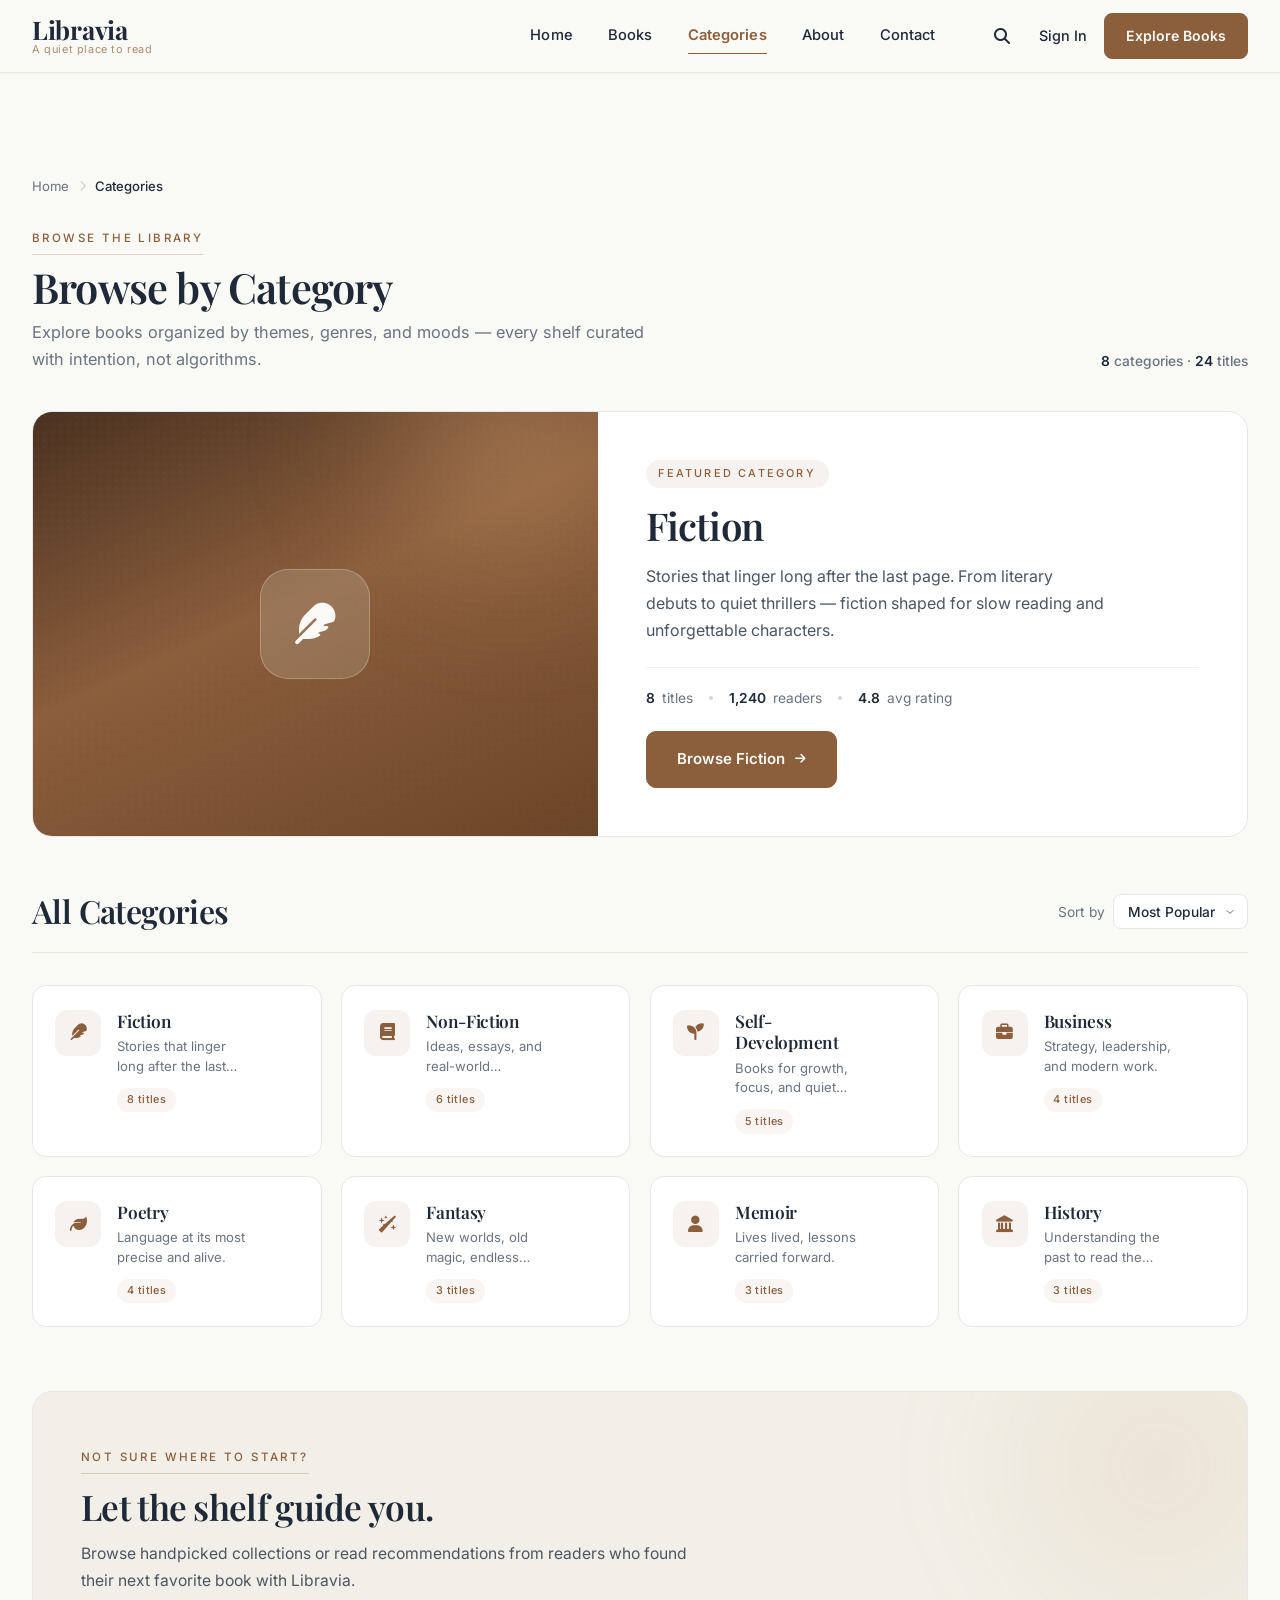
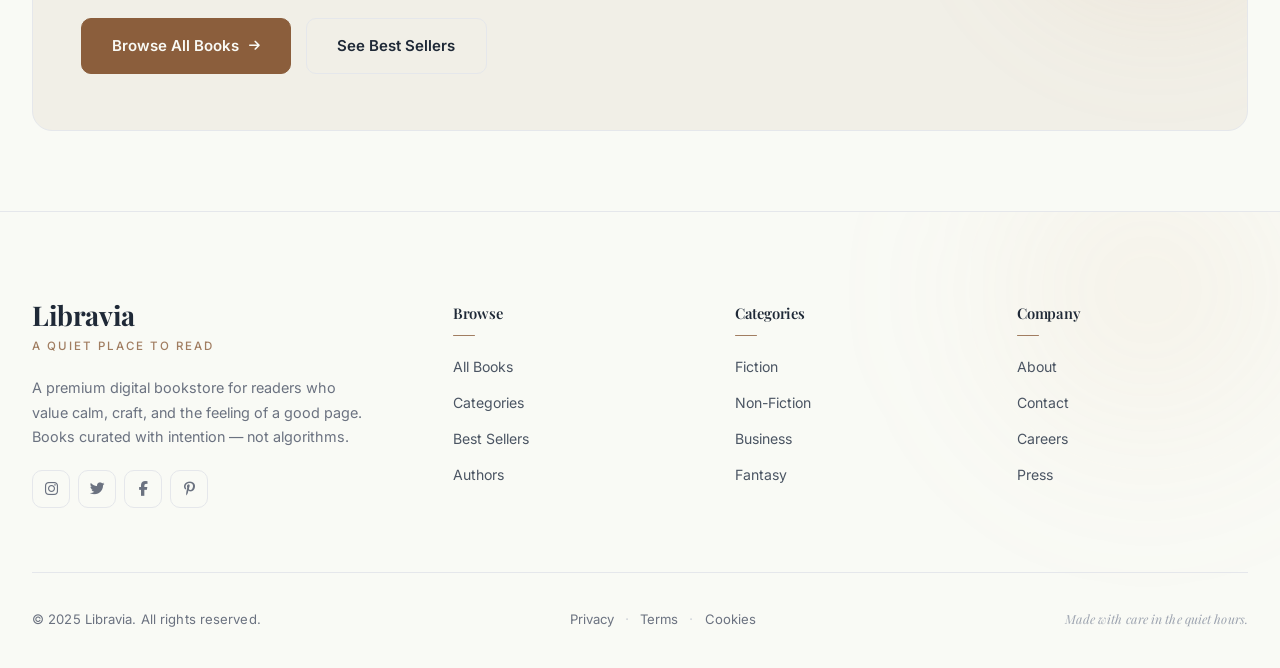
<file: categories.html>
<!DOCTYPE html>
<html lang="en">
<head>
  <meta charset="UTF-8">
  <meta name="viewport" content="width=device-width, initial-scale=1.0">
  <title>Categories — Libravia</title>
  <meta name="description" content="Browse Libravia books by category — fiction, non-fiction, business, fantasy, history, poetry, and more.">

  <link rel="preconnect" href="https://fonts.googleapis.com">
  <link rel="preconnect" href="https://fonts.gstatic.com" crossorigin>
  <link href="https://fonts.googleapis.com/css2?family=Inter:opsz,wght@14..32,400;14..32,500;14..32,600;14..32,700&family=Playfair+Display:ital,wght@0,400;0,500;0,600;0,700;1,500&display=swap" rel="stylesheet">
  <link rel="stylesheet" href="https://cdnjs.cloudflare.com/ajax/libs/font-awesome/6.5.1/css/all.min.css">

  <link rel="stylesheet" href="assets/css/main.css">
  <link rel="stylesheet" href="assets/css/categories.css">
</head>
<body>


<!-- ============================================================
     NAVBAR
     ============================================================ -->
<header id="bk_navbar" class="bk_navbar">
  <div class="bk_navbar_inner">

    <!-- LEFT: Brand -->
    <a href="index.php" class="bk_brand">
      <span class="bk_logo">Libravia</span>
      <span class="bk_tagline">A quiet place to read</span>
    </a>

    <!-- CENTER: Navigation -->
    <nav class="bk_nav" id="bk_nav">
      <a href="index.html" class="bk_nav_item bk_active">Home</a>
      <a href="books.html" class="bk_nav_item">Books</a>
      <a href="categories.html" class="bk_nav_item">Categories</a>
      <a href="about.html" class="bk_nav_item">About</a>
      <a href="contact.html" class="bk_nav_item">Contact</a>
    </nav>

    <!-- RIGHT: Actions -->
    <div class="bk_actions">
      <button class="bk_search_icon" aria-label="Search books" id="bk_search_btn">
        <i class="fa-solid fa-magnifying-glass"></i>
      </button>

      <a href="login.html" class="bk_signin">Sign In</a>

      <a href="books.html" class="bk_nav_cta">Explore Books</a>

      <button class="bk_hamburger" id="bk_hamburger" aria-label="Open menu" aria-expanded="false">
        <span class="bk_bar"></span>
        <span class="bk_bar"></span>
        <span class="bk_bar"></span>
      </button>
    </div>

  </div>

  <!-- MOBILE MENU -->
  <div class="bk_mobile_panel" id="bk_mobile_panel">
    <div class="bk_mobile_inner">
      <a href="index.html" class="bk_nav_item bk_active">Home</a>
      <a href="books.html" class="bk_nav_item">Books</a>
      <a href="categories.html" class="bk_nav_item">Categories</a>
      <a href="about.html" class="bk_nav_item">About</a>
      <a href="contact.html" class="bk_nav_item">Contact</a>

      <div class="bk_mobile_actions">
        <a href="login.html" class="bk_mobile_signin">Sign In</a>
        <a href="books.html" class="bk_nav_cta bk_mobile_cta">Explore Books</a>
      </div>
    </div>
  </div>

  <!-- SEARCH PANEL -->
  <div class="bk_search_panel" id="bk_search_panel">
    <div class="bk_search_inner">
      <i class="fa-solid fa-magnifying-glass"></i>
      <input
        type="text"
        class="bk_search_input"
        placeholder="Search by title, author, or ISBN…"
        aria-label="Search books"
      >
      <button class="bk_search_close" id="bk_search_close" aria-label="Close search">
        <i class="fa-solid fa-xmark"></i>
      </button>
    </div>
  </div>
</header>


  <!-- ============================================================
       MAIN CONTENT
       ============================================================ -->
  <main role="main">

    <!-- Breadcrumb -->
    <nav class="bk_breadcrumb" aria-label="Breadcrumb">
      <a href="index.html" class="bk_breadcrumb_link">Home</a>
      <span class="bk_breadcrumb_sep" aria-hidden="true">
        <i class="fa-solid fa-chevron-right"></i>
      </span>
      <span class="bk_breadcrumb_current" aria-current="page">Categories</span>
    </nav>

    <!-- Page header -->
    <div class="bk_cat_header">
      <div class="bk_cat_header_left">
        <span class="bk_cat_label">Browse the Library</span>
        <h1 class="bk_cat_title">Browse by Category</h1>
        <p class="bk_cat_subtitle">
          Explore books organized by themes, genres, and moods — every shelf
          curated with intention, not algorithms.
        </p>
      </div>
      <div class="bk_cat_count">
        <strong>8</strong> categories · <strong>24</strong> titles
      </div>
    </div>

    <!-- ===== FEATURED CATEGORY (large) ===== -->
    <section class="bk_cat_featured_wrap" aria-label="Featured category">

      <article class="bk_cat_featured">
        <div class="bk_cat_featured_visual">
          <div class="bk_cat_featured_bg"></div>
          <span class="bk_cat_featured_icon" aria-hidden="true">
            <i class="fa-solid fa-feather"></i>
          </span>
        </div>

        <div class="bk_cat_featured_content">
          <span class="bk_cat_featured_tag">Featured Category</span>
          <h2 class="bk_cat_featured_title">Fiction</h2>
          <p class="bk_cat_featured_desc">
            Stories that linger long after the last page. From literary
            debuts to quiet thrillers — fiction shaped for slow reading
            and unforgettable characters.
          </p>

          <div class="bk_cat_featured_stats">
            <span class="bk_cat_stat">
              <strong>8</strong> titles
            </span>
            <span class="bk_cat_stat_divider" aria-hidden="true"></span>
            <span class="bk_cat_stat">
              <strong>1,240</strong> readers
            </span>
            <span class="bk_cat_stat_divider" aria-hidden="true"></span>
            <span class="bk_cat_stat">
              <strong>4.8</strong> avg rating
            </span>
          </div>

          <a href="books.html?c=fiction" class="bk_cat_featured_btn">
            <span>Browse Fiction</span>
            <i class="fa-solid fa-arrow-right" aria-hidden="true"></i>
          </a>
        </div>
      </article>

    </section>

    <!-- ===== CATEGORY GRID ===== -->
    <section class="bk_cat_grid_wrap" aria-label="All categories">

      <div class="bk_cat_grid_header">
        <h2 class="bk_cat_grid_title">All Categories</h2>
        <div class="bk_cat_grid_sort">
          <label for="bk_cat_sort" class="bk_cat_grid_sort_label">Sort by</label>
          <select id="bk_cat_sort" class="bk_cat_grid_sort_select">
            <option value="popular">Most Popular</option>
            <option value="az">Title: A → Z</option>
            <option value="za">Title: Z → A</option>
            <option value="count">Most Titles</option>
          </select>
        </div>
      </div>

      <div class="bk_cat_grid" id="bk_cat_grid">

        <!-- Fiction -->
        <a href="books.html?c=fiction" class="bk_cat_card" data-name="fiction" data-count="8" data-popularity="10">
          <span class="bk_cat_card_icon" aria-hidden="true">
            <i class="fa-solid fa-feather"></i>
          </span>
          <div class="bk_cat_card_content">
            <h3 class="bk_cat_card_title">Fiction</h3>
            <p class="bk_cat_card_desc">
              Stories that linger long after the last page.
            </p>
            <span class="bk_cat_card_count">8 titles</span>
          </div>
          <span class="bk_cat_card_arrow" aria-hidden="true">
            <i class="fa-solid fa-arrow-right"></i>
          </span>
        </a>

        <!-- Non-Fiction -->
        <a href="books.html?c=nonfiction" class="bk_cat_card" data-name="non-fiction" data-count="6" data-popularity="9">
          <span class="bk_cat_card_icon" aria-hidden="true">
            <i class="fa-solid fa-book"></i>
          </span>
          <div class="bk_cat_card_content">
            <h3 class="bk_cat_card_title">Non-Fiction</h3>
            <p class="bk_cat_card_desc">
              Ideas, essays, and real-world perspectives.
            </p>
            <span class="bk_cat_card_count">6 titles</span>
          </div>
          <span class="bk_cat_card_arrow" aria-hidden="true">
            <i class="fa-solid fa-arrow-right"></i>
          </span>
        </a>

        <!-- Business -->
        <a href="books.html?c=business" class="bk_cat_card" data-name="business" data-count="4" data-popularity="8">
          <span class="bk_cat_card_icon" aria-hidden="true">
            <i class="fa-solid fa-briefcase"></i>
          </span>
          <div class="bk_cat_card_content">
            <h3 class="bk_cat_card_title">Business</h3>
            <p class="bk_cat_card_desc">
              Strategy, leadership, and modern work.
            </p>
            <span class="bk_cat_card_count">4 titles</span>
          </div>
          <span class="bk_cat_card_arrow" aria-hidden="true">
            <i class="fa-solid fa-arrow-right"></i>
          </span>
        </a>

        <!-- Self-Development -->
        <a href="books.html?c=selfdev" class="bk_cat_card" data-name="self-development" data-count="5" data-popularity="9">
          <span class="bk_cat_card_icon" aria-hidden="true">
            <i class="fa-solid fa-seedling"></i>
          </span>
          <div class="bk_cat_card_content">
            <h3 class="bk_cat_card_title">Self-Development</h3>
            <p class="bk_cat_card_desc">
              Books for growth, focus, and quiet progress.
            </p>
            <span class="bk_cat_card_count">5 titles</span>
          </div>
          <span class="bk_cat_card_arrow" aria-hidden="true">
            <i class="fa-solid fa-arrow-right"></i>
          </span>
        </a>

        <!-- Fantasy -->
        <a href="books.html?c=fantasy" class="bk_cat_card" data-name="fantasy" data-count="3" data-popularity="7">
          <span class="bk_cat_card_icon" aria-hidden="true">
            <i class="fa-solid fa-wand-sparkles"></i>
          </span>
          <div class="bk_cat_card_content">
            <h3 class="bk_cat_card_title">Fantasy</h3>
            <p class="bk_cat_card_desc">
              New worlds, old magic, endless imagination.
            </p>
            <span class="bk_cat_card_count">3 titles</span>
          </div>
          <span class="bk_cat_card_arrow" aria-hidden="true">
            <i class="fa-solid fa-arrow-right"></i>
          </span>
        </a>

        <!-- History -->
        <a href="books.html?c=history" class="bk_cat_card" data-name="history" data-count="3" data-popularity="6">
          <span class="bk_cat_card_icon" aria-hidden="true">
            <i class="fa-solid fa-landmark"></i>
          </span>
          <div class="bk_cat_card_content">
            <h3 class="bk_cat_card_title">History</h3>
            <p class="bk_cat_card_desc">
              Understanding the past to read the present.
            </p>
            <span class="bk_cat_card_count">3 titles</span>
          </div>
          <span class="bk_cat_card_arrow" aria-hidden="true">
            <i class="fa-solid fa-arrow-right"></i>
          </span>
        </a>

        <!-- Poetry -->
        <a href="books.html?c=poetry" class="bk_cat_card" data-name="poetry" data-count="4" data-popularity="8">
          <span class="bk_cat_card_icon" aria-hidden="true">
            <i class="fa-solid fa-leaf"></i>
          </span>
          <div class="bk_cat_card_content">
            <h3 class="bk_cat_card_title">Poetry</h3>
            <p class="bk_cat_card_desc">
              Language at its most precise and alive.
            </p>
            <span class="bk_cat_card_count">4 titles</span>
          </div>
          <span class="bk_cat_card_arrow" aria-hidden="true">
            <i class="fa-solid fa-arrow-right"></i>
          </span>
        </a>

        <!-- Memoir -->
        <a href="books.html?c=memoir" class="bk_cat_card" data-name="memoir" data-count="3" data-popularity="7">
          <span class="bk_cat_card_icon" aria-hidden="true">
            <i class="fa-solid fa-user"></i>
          </span>
          <div class="bk_cat_card_content">
            <h3 class="bk_cat_card_title">Memoir</h3>
            <p class="bk_cat_card_desc">
              Lives lived, lessons carried forward.
            </p>
            <span class="bk_cat_card_count">3 titles</span>
          </div>
          <span class="bk_cat_card_arrow" aria-hidden="true">
            <i class="fa-solid fa-arrow-right"></i>
          </span>
        </a>

      </div>

      <!-- Empty state (rare for this page, but kept consistent) -->
      <div class="bk_cat_empty" id="bk_cat_empty" hidden>
        <i class="fa-solid fa-folder-open" aria-hidden="true"></i>
        <p>No categories found.</p>
        <span>Try a different sort option.</span>
      </div>

    </section>

    <!-- ===== DISCOVERY CTA (subtle) ===== -->
    <section class="bk_cat_cta_wrap" aria-label="Discovery">
      <div class="bk_cat_cta">
        <div class="bk_cat_cta_content">
          <span class="bk_cat_cta_label">Not sure where to start?</span>
          <h2 class="bk_cat_cta_title">Let the shelf guide you.</h2>
          <p class="bk_cat_cta_text">
            Browse handpicked collections or read recommendations from
            readers who found their next favorite book with Libravia.
          </p>
          <div class="bk_cat_cta_actions">
            <a href="books.html" class="bk_cat_cta_btn bk_cat_cta_btn_primary">
              <span>Browse All Books</span>
              <i class="fa-solid fa-arrow-right" aria-hidden="true"></i>
            </a>
            <a href="bestsellers.html" class="bk_cat_cta_btn bk_cat_cta_btn_ghost">
              <span>See Best Sellers</span>
            </a>
          </div>
        </div>
      </div>
    </section>

  </main>

  <!-- ============================================================
       FOOTER
       ============================================================ -->
  <footer class="bk_footer" role="contentinfo">
    <div class="bk_footer_container">

      <div class="bk_footer_grid">

        <div class="bk_footer_brand">
          <a href="index.html" class="bk_footer_logo">Libravia</a>
          <span class="bk_footer_tagline">A quiet place to read</span>
          <p class="bk_footer_about">
            A premium digital bookstore for readers who value calm,
            craft, and the feeling of a good page. Books curated with
            intention — not algorithms.
          </p>
          <div class="bk_footer_social">
            <a href="#" class="bk_footer_social_link" aria-label="Instagram"><i class="fa-brands fa-instagram" aria-hidden="true"></i></a>
            <a href="#" class="bk_footer_social_link" aria-label="Twitter"><i class="fa-brands fa-twitter" aria-hidden="true"></i></a>
            <a href="#" class="bk_footer_social_link" aria-label="Facebook"><i class="fa-brands fa-facebook-f" aria-hidden="true"></i></a>
            <a href="#" class="bk_footer_social_link" aria-label="Pinterest"><i class="fa-brands fa-pinterest-p" aria-hidden="true"></i></a>
          </div>
        </div>

        <nav class="bk_footer_col" aria-label="Browse">
          <h4 class="bk_footer_col_title">Browse</h4>
          <ul class="bk_footer_list">
            <li><a href="books.html" class="bk_footer_link">All Books</a></li>
            <li><a href="categories.html" class="bk_footer_link">Categories</a></li>
            <li><a href="bestsellers.html" class="bk_footer_link">Best Sellers</a></li>
            <li><a href="authors.html" class="bk_footer_link">Authors</a></li>
          </ul>
        </nav>

        <nav class="bk_footer_col" aria-label="Categories">
          <h4 class="bk_footer_col_title">Categories</h4>
          <ul class="bk_footer_list">
            <li><a href="books.html?c=fiction" class="bk_footer_link">Fiction</a></li>
            <li><a href="books.html?c=nonfiction" class="bk_footer_link">Non-Fiction</a></li>
            <li><a href="books.html?c=business" class="bk_footer_link">Business</a></li>
            <li><a href="books.html?c=fantasy" class="bk_footer_link">Fantasy</a></li>
          </ul>
        </nav>

        <nav class="bk_footer_col" aria-label="Company">
          <h4 class="bk_footer_col_title">Company</h4>
          <ul class="bk_footer_list">
            <li><a href="about.html" class="bk_footer_link">About</a></li>
            <li><a href="contact.html" class="bk_footer_link">Contact</a></li>
            <li><a href="careers.html" class="bk_footer_link">Careers</a></li>
            <li><a href="press.html" class="bk_footer_link">Press</a></li>
          </ul>
        </nav>

      </div>

      <div class="bk_footer_bottom">
        <p class="bk_footer_copyright">© 2025 Libravia. All rights reserved.</p>
        <div class="bk_footer_legal">
          <a href="privacy.html" class="bk_footer_legal_link">Privacy</a>
          <span class="bk_footer_legal_divider" aria-hidden="true">·</span>
          <a href="terms.html" class="bk_footer_legal_link">Terms</a>
          <span class="bk_footer_legal_divider" aria-hidden="true">·</span>
          <a href="cookies.html" class="bk_footer_legal_link">Cookies</a>
        </div>
        <p class="bk_footer_credit">Made with care in the quiet hours.</p>
      </div>

    </div>
  </footer>

  <script src="assets/js/main.js"></script>
  <script src="assets/js/categories.js"></script>

</body>
</html>
</file>
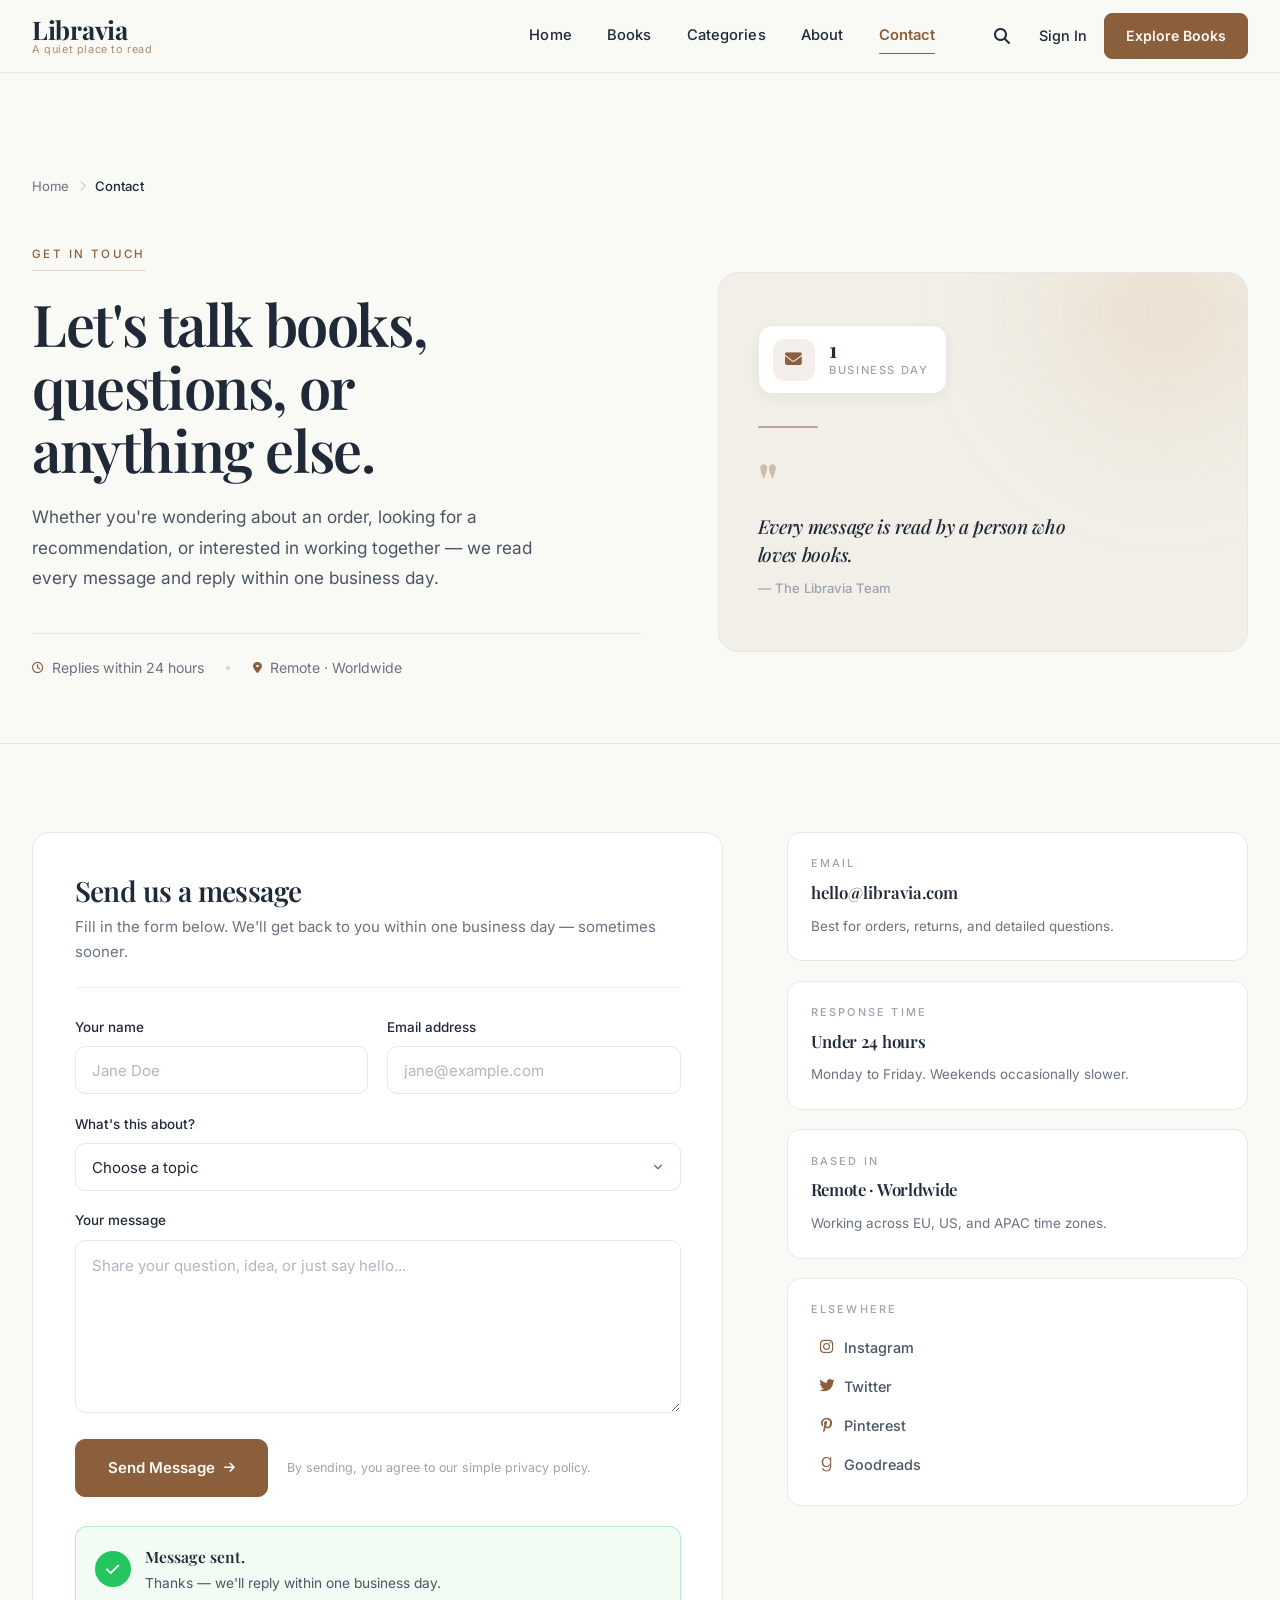
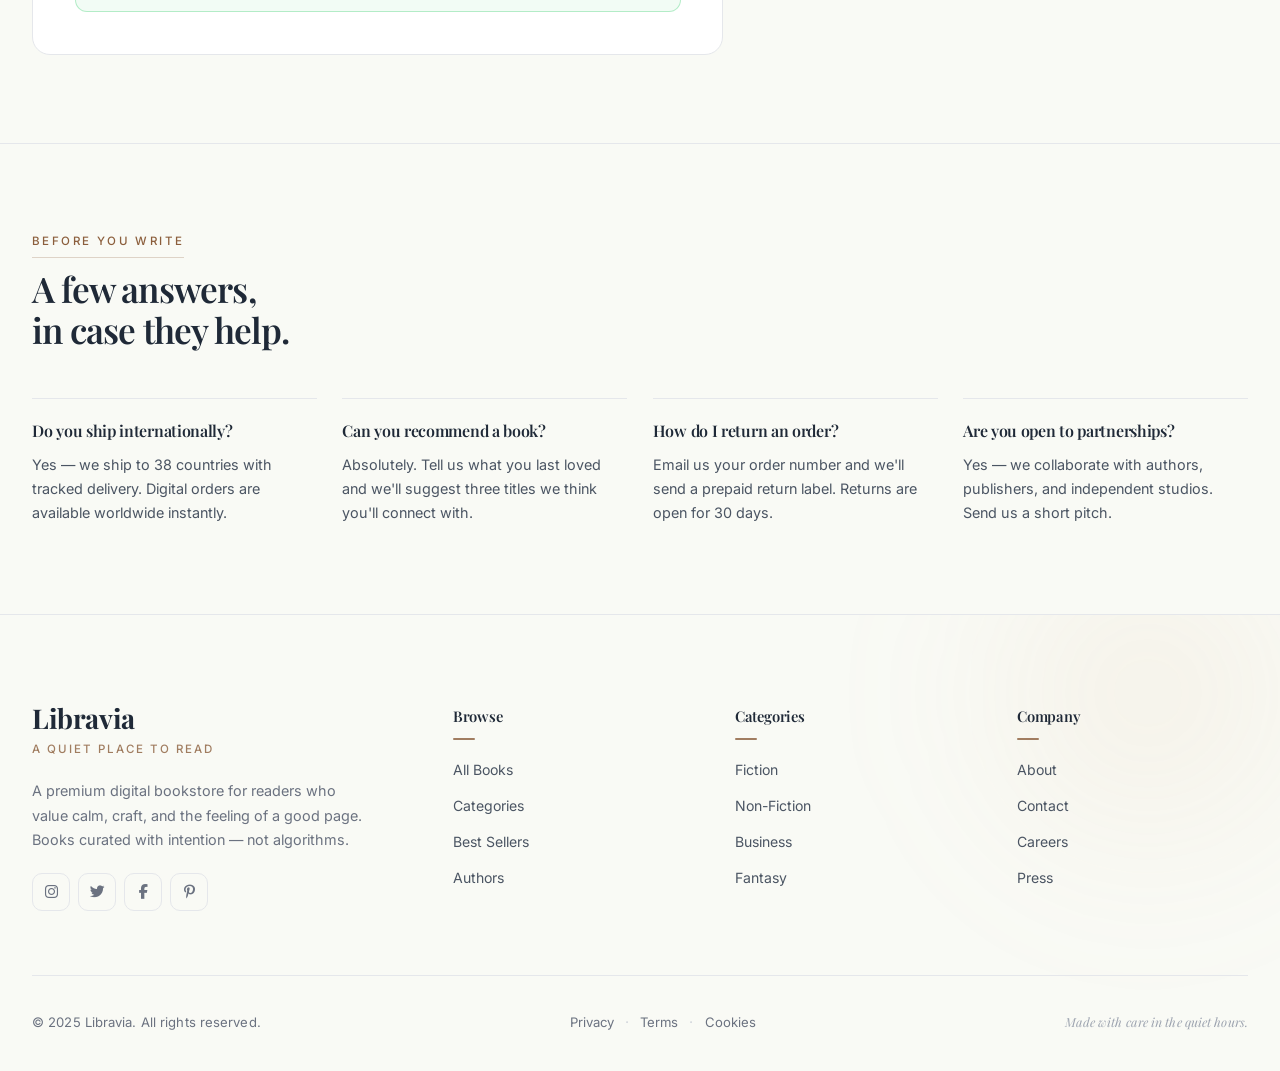
<file: contact.html>
<!DOCTYPE html>
<html lang="en">
<head>
  <meta charset="UTF-8">
  <meta name="viewport" content="width=device-width, initial-scale=1.0">
  <title>Contact — Libravia</title>
  <meta name="description" content="Get in touch with Libravia — questions about orders, recommendations, partnerships, or just to say hello. We reply within one business day.">

  <link rel="preconnect" href="https://fonts.googleapis.com">
  <link rel="preconnect" href="https://fonts.gstatic.com" crossorigin>
  <link href="https://fonts.googleapis.com/css2?family=Inter:opsz,wght@14..32,400;14..32,500;14..32,600;14..32,700&family=Playfair+Display:ital,wght@0,400;0,500;0,600;0,700;1,500&display=swap" rel="stylesheet">
  <link rel="stylesheet" href="https://cdnjs.cloudflare.com/ajax/libs/font-awesome/6.5.1/css/all.min.css">

  <link rel="stylesheet" href="assets/css/main.css">
  <link rel="stylesheet" href="assets/css/contact.css">
</head>
<body>

<!-- ============================================================
     NAVBAR
     ============================================================ -->
<header id="bk_navbar" class="bk_navbar">
  <div class="bk_navbar_inner">

    <!-- LEFT: Brand -->
    <a href="index.php" class="bk_brand">
      <span class="bk_logo">Libravia</span>
      <span class="bk_tagline">A quiet place to read</span>
    </a>

    <!-- CENTER: Navigation -->
    <nav class="bk_nav" id="bk_nav">
      <a href="index.html" class="bk_nav_item bk_active">Home</a>
      <a href="books.html" class="bk_nav_item">Books</a>
      <a href="categories.html" class="bk_nav_item">Categories</a>
      <a href="about.html" class="bk_nav_item">About</a>
      <a href="contact.html" class="bk_nav_item">Contact</a>
    </nav>

    <!-- RIGHT: Actions -->
    <div class="bk_actions">
      <button class="bk_search_icon" aria-label="Search books" id="bk_search_btn">
        <i class="fa-solid fa-magnifying-glass"></i>
      </button>

      <a href="login.html" class="bk_signin">Sign In</a>

      <a href="books.html" class="bk_nav_cta">Explore Books</a>

      <button class="bk_hamburger" id="bk_hamburger" aria-label="Open menu" aria-expanded="false">
        <span class="bk_bar"></span>
        <span class="bk_bar"></span>
        <span class="bk_bar"></span>
      </button>
    </div>

  </div>

  <!-- MOBILE MENU -->
  <div class="bk_mobile_panel" id="bk_mobile_panel">
    <div class="bk_mobile_inner">
      <a href="index.html" class="bk_nav_item bk_active">Home</a>
      <a href="books.html" class="bk_nav_item">Books</a>
      <a href="categories.html" class="bk_nav_item">Categories</a>
      <a href="about.html" class="bk_nav_item">About</a>
      <a href="contact.html" class="bk_nav_item">Contact</a>

      <div class="bk_mobile_actions">
        <a href="login.html" class="bk_mobile_signin">Sign In</a>
        <a href="books.html" class="bk_nav_cta bk_mobile_cta">Explore Books</a>
      </div>
    </div>
  </div>

  <!-- SEARCH PANEL -->
  <div class="bk_search_panel" id="bk_search_panel">
    <div class="bk_search_inner">
      <i class="fa-solid fa-magnifying-glass"></i>
      <input
        type="text"
        class="bk_search_input"
        placeholder="Search by title, author, or ISBN…"
        aria-label="Search books"
      >
      <button class="bk_search_close" id="bk_search_close" aria-label="Close search">
        <i class="fa-solid fa-xmark"></i>
      </button>
    </div>
  </div>
</header>


  <!-- ============================================================
       MAIN CONTENT
       ============================================================ -->
  <main role="main">

    <!-- Breadcrumb -->
    <nav class="bk_breadcrumb" aria-label="Breadcrumb">
      <a href="index.html" class="bk_breadcrumb_link">Home</a>
      <span class="bk_breadcrumb_sep" aria-hidden="true">
        <i class="fa-solid fa-chevron-right"></i>
      </span>
      <span class="bk_breadcrumb_current" aria-current="page">Contact</span>
    </nav>

    <!-- ============================================================
         HERO
         ============================================================ -->
    <section class="bk_contact_hero" aria-label="Contact Libravia">

      <div class="bk_contact_hero_inner">

        <div class="bk_contact_hero_content">
          <span class="bk_contact_label">Get In Touch</span>

          <h1 class="bk_contact_title">
            Let's talk books,<br>
            questions, or<br>
            anything else.
          </h1>

          <p class="bk_contact_lead">
            Whether you're wondering about an order, looking for a
            recommendation, or interested in working together — we
            read every message and reply within one business day.
          </p>

          <div class="bk_contact_hero_meta">
            <span class="bk_contact_meta_item">
              <i class="fa-regular fa-clock" aria-hidden="true"></i>
              <span>Replies within 24 hours</span>
            </span>
            <span class="bk_contact_meta_divider" aria-hidden="true"></span>
            <span class="bk_contact_meta_item">
              <i class="fa-solid fa-location-dot" aria-hidden="true"></i>
              <span>Remote · Worldwide</span>
            </span>
          </div>
        </div>

        <div class="bk_contact_hero_visual" aria-hidden="true">
          <div class="bk_contact_hero_badge">
            <span class="bk_contact_hero_badge_icon">
              <i class="fa-solid fa-envelope"></i>
            </span>
            <div class="bk_contact_hero_badge_meta">
              <span class="bk_contact_hero_badge_num">1</span>
              <span class="bk_contact_hero_badge_label">Business day</span>
            </div>
          </div>

          <div class="bk_contact_hero_line" aria-hidden="true"></div>

          <div class="bk_contact_hero_quote">
            <span class="bk_contact_hero_quote_mark">"</span>
            <p class="bk_contact_hero_quote_text">
              Every message is read by a person who loves books.
            </p>
            <span class="bk_contact_hero_quote_author">— The Libravia Team</span>
          </div>
        </div>

      </div>

    </section>

    <!-- ============================================================
         FORM + INFO
         ============================================================ -->
    <section class="bk_contact_main" aria-label="Contact form and details">

      <div class="bk_contact_main_inner">

        <!-- ===== FORM ===== -->
        <div class="bk_contact_form_wrap">

          <header class="bk_contact_form_header">
            <h2 class="bk_contact_form_title">Send us a message</h2>
            <p class="bk_contact_form_subtitle">
              Fill in the form below. We'll get back to you within one
              business day — sometimes sooner.
            </p>
          </header>

          <form class="bk_contact_form" id="bk_contact_form" novalidate>

            <!-- Row: Name + Email -->
            <div class="bk_contact_row">
              <div class="bk_contact_field">
                <label for="bk_contact_name" class="bk_contact_field_label">
                  Your name
                </label>
                <input
                  type="text"
                  id="bk_contact_name"
                  name="name"
                  class="bk_contact_input"
                  placeholder="Jane Doe"
                  autocomplete="name"
                  required
                >
                <span class="bk_contact_field_error" data-error-for="name"></span>
              </div>

              <div class="bk_contact_field">
                <label for="bk_contact_email" class="bk_contact_field_label">
                  Email address
                </label>
                <input
                  type="email"
                  id="bk_contact_email"
                  name="email"
                  class="bk_contact_input"
                  placeholder="jane@example.com"
                  autocomplete="email"
                  required
                >
                <span class="bk_contact_field_error" data-error-for="email"></span>
              </div>
            </div>

            <!-- Subject -->
            <div class="bk_contact_field">
              <label for="bk_contact_subject" class="bk_contact_field_label">
                What's this about?
              </label>
              <select
                id="bk_contact_subject"
                name="subject"
                class="bk_contact_select"
                required
              >
                <option value="" disabled selected>Choose a topic</option>
                <option value="order">Order or shipping question</option>
                <option value="recommendation">Book recommendation</option>
                <option value="partnership">Partnership</option>
                <option value="press">Press or media</option>
                <option value="other">Something else</option>
              </select>
              <span class="bk_contact_field_error" data-error-for="subject"></span>
            </div>

            <!-- Message -->
            <div class="bk_contact_field">
              <label for="bk_contact_message" class="bk_contact_field_label">
                Your message
              </label>
              <textarea
                id="bk_contact_message"
                name="message"
                class="bk_contact_textarea"
                placeholder="Share your question, idea, or just say hello..."
                rows="6"
                required
              ></textarea>
              <span class="bk_contact_field_error" data-error-for="message"></span>
            </div>

            <!-- Submit -->
            <div class="bk_contact_submit_row">
              <button type="submit" class="bk_contact_submit" id="bk_contact_submit">
                <span class="bk_contact_submit_text">Send Message</span>
                <i class="fa-solid fa-arrow-right bk_contact_submit_icon" aria-hidden="true"></i>
              </button>
              <p class="bk_contact_submit_note">
                By sending, you agree to our simple privacy policy.
              </p>
            </div>

            <!-- Success -->
            <div class="bk_contact_success" id="bk_contact_success" hidden>
              <span class="bk_contact_success_icon" aria-hidden="true">
                <i class="fa-solid fa-check"></i>
              </span>
              <div class="bk_contact_success_meta">
                <span class="bk_contact_success_title">Message sent.</span>
                <span class="bk_contact_success_text">
                  Thanks — we'll reply within one business day.
                </span>
              </div>
            </div>

          </form>

        </div>

        <!-- ===== SIDE INFO ===== -->
        <aside class="bk_contact_side" aria-label="Contact information">

          <div class="bk_contact_side_block">
            <span class="bk_contact_side_label">Email</span>
            <a href="mailto:hello@libravia.com" class="bk_contact_side_link">
              hello@libravia.com
            </a>
            <span class="bk_contact_side_note">
              Best for orders, returns, and detailed questions.
            </span>
          </div>

          <div class="bk_contact_side_block">
            <span class="bk_contact_side_label">Response Time</span>
            <span class="bk_contact_side_value">Under 24 hours</span>
            <span class="bk_contact_side_note">
              Monday to Friday. Weekends occasionally slower.
            </span>
          </div>

          <div class="bk_contact_side_block">
            <span class="bk_contact_side_label">Based In</span>
            <span class="bk_contact_side_value">Remote · Worldwide</span>
            <span class="bk_contact_side_note">
              Working across EU, US, and APAC time zones.
            </span>
          </div>

          <div class="bk_contact_side_block">
            <span class="bk_contact_side_label">Elsewhere</span>
            <ul class="bk_contact_side_social">
              <li>
                <a href="#" class="bk_contact_side_social_link">
                  <i class="fa-brands fa-instagram" aria-hidden="true"></i>
                  <span>Instagram</span>
                </a>
              </li>
              <li>
                <a href="#" class="bk_contact_side_social_link">
                  <i class="fa-brands fa-twitter" aria-hidden="true"></i>
                  <span>Twitter</span>
                </a>
              </li>
              <li>
                <a href="#" class="bk_contact_side_social_link">
                  <i class="fa-brands fa-pinterest-p" aria-hidden="true"></i>
                  <span>Pinterest</span>
                </a>
              </li>
              <li>
                <a href="#" class="bk_contact_side_social_link">
                  <i class="fa-brands fa-goodreads-g" aria-hidden="true"></i>
                  <span>Goodreads</span>
                </a>
              </li>
            </ul>
          </div>

        </aside>

      </div>

    </section>

    <!-- ============================================================
         FAQ — short, calm
         ============================================================ -->
    <section class="bk_contact_faq" aria-label="Common questions">

      <div class="bk_contact_faq_inner">

        <header class="bk_contact_faq_header">
          <span class="bk_contact_label">Before You Write</span>
          <h2 class="bk_contact_faq_title">
            A few answers,<br>
            in case they help.
          </h2>
        </header>

        <div class="bk_contact_faq_grid">

          <article class="bk_contact_faq_item">
            <h3 class="bk_contact_faq_question">
              Do you ship internationally?
            </h3>
            <p class="bk_contact_faq_answer">
              Yes — we ship to 38 countries with tracked delivery.
              Digital orders are available worldwide instantly.
            </p>
          </article>

          <article class="bk_contact_faq_item">
            <h3 class="bk_contact_faq_question">
              Can you recommend a book?
            </h3>
            <p class="bk_contact_faq_answer">
              Absolutely. Tell us what you last loved and we'll
              suggest three titles we think you'll connect with.
            </p>
          </article>

          <article class="bk_contact_faq_item">
            <h3 class="bk_contact_faq_question">
              How do I return an order?
            </h3>
            <p class="bk_contact_faq_answer">
              Email us your order number and we'll send a prepaid
              return label. Returns are open for 30 days.
            </p>
          </article>

          <article class="bk_contact_faq_item">
            <h3 class="bk_contact_faq_question">
              Are you open to partnerships?
            </h3>
            <p class="bk_contact_faq_answer">
              Yes — we collaborate with authors, publishers, and
              independent studios. Send us a short pitch.
            </p>
          </article>

        </div>

      </div>

    </section>

  </main>

  <!-- ============================================================
       FOOTER
       ============================================================ -->
  <footer class="bk_footer" role="contentinfo">
    <div class="bk_footer_container">

      <div class="bk_footer_grid">

        <div class="bk_footer_brand">
          <a href="index.html" class="bk_footer_logo">Libravia</a>
          <span class="bk_footer_tagline">A quiet place to read</span>
          <p class="bk_footer_about">
            A premium digital bookstore for readers who value calm,
            craft, and the feeling of a good page. Books curated with
            intention — not algorithms.
          </p>
          <div class="bk_footer_social">
            <a href="#" class="bk_footer_social_link" aria-label="Instagram"><i class="fa-brands fa-instagram" aria-hidden="true"></i></a>
            <a href="#" class="bk_footer_social_link" aria-label="Twitter"><i class="fa-brands fa-twitter" aria-hidden="true"></i></a>
            <a href="#" class="bk_footer_social_link" aria-label="Facebook"><i class="fa-brands fa-facebook-f" aria-hidden="true"></i></a>
            <a href="#" class="bk_footer_social_link" aria-label="Pinterest"><i class="fa-brands fa-pinterest-p" aria-hidden="true"></i></a>
          </div>
        </div>

        <nav class="bk_footer_col" aria-label="Browse">
          <h4 class="bk_footer_col_title">Browse</h4>
          <ul class="bk_footer_list">
            <li><a href="books.html" class="bk_footer_link">All Books</a></li>
            <li><a href="categories.html" class="bk_footer_link">Categories</a></li>
            <li><a href="bestsellers.html" class="bk_footer_link">Best Sellers</a></li>
            <li><a href="authors.html" class="bk_footer_link">Authors</a></li>
          </ul>
        </nav>

        <nav class="bk_footer_col" aria-label="Categories">
          <h4 class="bk_footer_col_title">Categories</h4>
          <ul class="bk_footer_list">
            <li><a href="books.html?c=fiction" class="bk_footer_link">Fiction</a></li>
            <li><a href="books.html?c=nonfiction" class="bk_footer_link">Non-Fiction</a></li>
            <li><a href="books.html?c=business" class="bk_footer_link">Business</a></li>
            <li><a href="books.html?c=fantasy" class="bk_footer_link">Fantasy</a></li>
          </ul>
        </nav>

        <nav class="bk_footer_col" aria-label="Company">
          <h4 class="bk_footer_col_title">Company</h4>
          <ul class="bk_footer_list">
            <li><a href="about.html" class="bk_footer_link">About</a></li>
            <li><a href="contact.html" class="bk_footer_link">Contact</a></li>
            <li><a href="careers.html" class="bk_footer_link">Careers</a></li>
            <li><a href="press.html" class="bk_footer_link">Press</a></li>
          </ul>
        </nav>

      </div>

      <div class="bk_footer_bottom">
        <p class="bk_footer_copyright">© 2025 Libravia. All rights reserved.</p>
        <div class="bk_footer_legal">
          <a href="privacy.html" class="bk_footer_legal_link">Privacy</a>
          <span class="bk_footer_legal_divider" aria-hidden="true">·</span>
          <a href="terms.html" class="bk_footer_legal_link">Terms</a>
          <span class="bk_footer_legal_divider" aria-hidden="true">·</span>
          <a href="cookies.html" class="bk_footer_legal_link">Cookies</a>
        </div>
        <p class="bk_footer_credit">Made with care in the quiet hours.</p>
      </div>

    </div>
  </footer>

  <script src="assets/js/main.js"></script>
  <script src="assets/js/contact.js"></script>

</body>
</html>
</file>
<file: assets/css/main.css>
/* ============================================================
   LIBRAVIA — Global reset
   ============================================================ */

*,
*::before,
*::after {
  box-sizing: border-box;
  margin: 0;
  padding: 0;
}

html {
  scroll-behavior: smooth;
  -webkit-text-size-adjust: 100%;
}

body {
  font-family: 'Inter', sans-serif;
  font-size: 16px;
  line-height: 1.6;
  background: #F9FAF5;
  color: #1F2937;
  -webkit-font-smoothing: antialiased;
  -moz-osx-font-smoothing: grayscale;
  overflow-x: hidden;
  padding-top: 72px; /* space for the fixed navbar */
}

a {
  color: inherit;
  text-decoration: none;
}

button {
  font: inherit;
  color: inherit;
  background: none;
  border: none;
  cursor: pointer;
  -webkit-tap-highlight-color: transparent;
}

:focus-visible {
  outline: 2px solid #8B5E3C;
  outline-offset: 3px;
  border-radius: 4px;
}


/* ============================================================
   NAVBAR
   ============================================================ */

.bk_navbar {
  position: fixed;
  top: 0;
  left: 0;
  width: 100%;
  z-index: 1000;
  background: rgba(249, 250, 245, 0.85);
  backdrop-filter: blur(12px);
  -webkit-backdrop-filter: blur(12px);
  border-bottom: 1px solid #E5E7EB;
  box-shadow: 0 1px 2px rgba(31, 41, 55, 0.03);
  opacity: 0;
  transform: translateY(-20px);
  transition: opacity 0.5s ease,
              transform 0.5s cubic-bezier(0.22, 1, 0.36, 1),
              background 0.3s ease,
              box-shadow 0.3s ease;
}

.bk_navbar.bk_ready {
  opacity: 1;
  transform: translateY(0);
}

.bk_navbar.bk_scrolled {
  background: rgba(249, 250, 245, 0.96);
  box-shadow: 0 2px 12px rgba(31, 41, 55, 0.06);
}

.bk_navbar_inner {
  max-width: 1360px;
  margin: 0 auto;
  padding: 0 2rem;
  height: 72px;
  display: flex;
  align-items: center;
  justify-content: space-between;
  gap: 2rem;
}

/* ---------- Brand ---------- */
.bk_brand {
  display: flex;
  flex-direction: column;
  gap: 2px;
  flex-shrink: 0;
  transition: opacity 0.25s ease;
}

.bk_brand:hover {
  opacity: 0.85;
}

.bk_logo {
  font-family: 'Playfair Display', serif;
  font-weight: 700;
  font-size: 1.6rem;
  letter-spacing: -0.3px;
  color: #1F2937;
  line-height: 1;
}

.bk_tagline {
  font-family: 'Inter', sans-serif;
  font-weight: 400;
  font-size: 0.68rem;
  letter-spacing: 0.6px;
  color: #8B5E3C;
  opacity: 0.7;
  line-height: 1;
}

/* ---------- Nav links ---------- */
.bk_nav {
  display: flex;
  align-items: center;
  gap: 2.2rem;
  margin-left: auto;
  margin-right: 1rem;
}

.bk_nav_item {
  font-family: 'Inter', sans-serif;
  font-weight: 500;
  font-size: 0.92rem;
  color: #1F2937;
  position: relative;
  padding: 0.4rem 0;
  letter-spacing: 0.1px;
  transition: color 0.3s ease;
}

.bk_nav_item::after {
  content: '';
  position: absolute;
  left: 0;
  bottom: 0;
  width: 100%;
  height: 1.5px;
  background: #8B5E3C;
  border-radius: 2px;
  transform: scaleX(0);
  transform-origin: left;
  transition: transform 0.35s cubic-bezier(0.22, 1, 0.36, 1);
}

.bk_nav_item:hover {
  color: #8B5E3C;
}

.bk_nav_item:hover::after {
  transform: scaleX(1);
}

.bk_nav_item.bk_active {
  color: #8B5E3C;
  font-weight: 600;
}

.bk_nav_item.bk_active::after {
  transform: scaleX(1);
}

/* ---------- Right actions ---------- */
.bk_actions {
  display: flex;
  align-items: center;
  gap: 0.9rem;
  flex-shrink: 0;
}

.bk_search_icon {
  display: inline-flex;
  align-items: center;
  justify-content: center;
  width: 38px;
  height: 38px;
  border-radius: 50%;
  color: #1F2937;
  font-size: 1rem;
  border: 1px solid transparent;
  transition: color 0.3s ease,
              background 0.3s ease,
              border-color 0.3s ease;
}

.bk_search_icon:hover {
  color: #8B5E3C;
  background: rgba(139, 94, 60, 0.06);
  border-color: rgba(139, 94, 60, 0.15);
}

.bk_signin {
  font-family: 'Inter', sans-serif;
  font-weight: 500;
  font-size: 0.9rem;
  color: #1F2937;
  padding: 0.5rem 0.2rem;
  transition: color 0.3s ease;
}

.bk_signin:hover {
  color: #8B5E3C;
}

.bk_nav_cta {
  display: inline-flex;
  align-items: center;
  gap: 0.5rem;
  font-family: 'Inter', sans-serif;
  font-weight: 600;
  font-size: 0.88rem;
  color: #F9FAF5;
  background: #8B5E3C;
  border: 1px solid #8B5E3C;
  border-radius: 8px;
  padding: 0.65rem 1.3rem;
  white-space: nowrap;
  transition: background 0.3s ease,
              border-color 0.3s ease,
              transform 0.25s cubic-bezier(0.22, 1, 0.36, 1),
              box-shadow 0.3s ease;
}

.bk_nav_cta:hover {
  background: #D4A373;
  border-color: #D4A373;
  color: #1F2937;
  transform: scale(1.02);
  box-shadow: 0 4px 14px rgba(212, 163, 115, 0.25);
}

.bk_hamburger {
  display: none;
  flex-direction: column;
  justify-content: space-between;
  width: 26px;
  height: 20px;
  flex-shrink: 0;
}

.bk_bar {
  display: block;
  width: 100%;
  height: 1.8px;
  background: #1F2937;
  border-radius: 2px;
  transition: transform 0.3s cubic-bezier(0.22, 1, 0.36, 1),
              opacity 0.25s ease,
              background 0.25s ease;
}

.bk_hamburger.bk_active .bk_bar:nth-child(1) {
  transform: translateY(9px) rotate(45deg);
  background: #8B5E3C;
}

.bk_hamburger.bk_active .bk_bar:nth-child(2) {
  opacity: 0;
}

.bk_hamburger.bk_active .bk_bar:nth-child(3) {
  transform: translateY(-9px) rotate(-45deg);
  background: #8B5E3C;
}

/* ---------- Mobile panel ---------- */
.bk_mobile_panel {
  position: absolute;
  top: 100%;
  left: 0;
  width: 100%;
  background: rgba(249, 250, 245, 0.98);
  backdrop-filter: blur(20px);
  -webkit-backdrop-filter: blur(20px);
  border-bottom: 1px solid #E5E7EB;
  overflow: hidden;
  max-height: 0;
  opacity: 0;
  visibility: hidden;
  transition: max-height 0.45s cubic-bezier(0.22, 1, 0.36, 1),
              opacity 0.3s ease,
              visibility 0s linear 0.45s;
}

.bk_mobile_panel.bk_open {
  max-height: 560px;
  opacity: 1;
  visibility: visible;
  transition: max-height 0.45s cubic-bezier(0.22, 1, 0.36, 1),
              opacity 0.3s ease,
              visibility 0s linear 0s;
}

.bk_mobile_inner {
  max-width: 1360px;
  margin: 0 auto;
  padding: 1.4rem 2rem 2rem;
  display: flex;
  flex-direction: column;
  gap: 0.3rem;
}

.bk_mobile_inner .bk_nav_item {
  font-size: 1.05rem;
  padding: 0.9rem 0;
  border-bottom: 1px solid rgba(229, 231, 235, 0.6);
}

.bk_mobile_inner .bk_nav_item:last-of-type {
  border-bottom: none;
}

.bk_mobile_inner .bk_nav_item::after {
  display: none;
}

.bk_mobile_inner .bk_nav_item:hover,
.bk_mobile_inner .bk_nav_item.bk_active {
  color: #8B5E3C;
  padding-left: 4px;
  transition: color 0.3s ease, padding-left 0.3s ease;
}

.bk_mobile_actions {
  display: flex;
  flex-direction: column;
  gap: 0.7rem;
  margin-top: 1.2rem;
  padding-top: 1.4rem;
  border-top: 1px solid #E5E7EB;
}

.bk_mobile_signin {
  font-family: 'Inter', sans-serif;
  font-weight: 500;
  font-size: 1rem;
  color: #1F2937;
  padding: 0.9rem 0;
  border: 1px solid #E5E7EB;
  border-radius: 8px;
  text-align: center;
  transition: color 0.3s ease, border-color 0.3s ease, background 0.3s ease;
}

.bk_mobile_signin:hover {
  color: #8B5E3C;
  border-color: rgba(139, 94, 60, 0.3);
  background: rgba(139, 94, 60, 0.04);
}

.bk_mobile_cta {
  display: flex;
  justify-content: center;
  padding: 0.9rem 1.3rem;
  font-size: 0.95rem;
}

/* ---------- Search panel ---------- */
.bk_search_panel {
  position: absolute;
  top: 100%;
  left: 0;
  width: 100%;
  background: rgba(249, 250, 245, 0.98);
  backdrop-filter: blur(20px);
  -webkit-backdrop-filter: blur(20px);
  border-bottom: 1px solid #E5E7EB;
  overflow: hidden;
  max-height: 0;
  opacity: 0;
  visibility: hidden;
  transition: max-height 0.4s cubic-bezier(0.22, 1, 0.36, 1),
              opacity 0.3s ease,
              visibility 0s linear 0.4s;
}

.bk_search_panel.bk_open {
  max-height: 120px;
  opacity: 1;
  visibility: visible;
  transition: max-height 0.4s cubic-bezier(0.22, 1, 0.36, 1),
              opacity 0.3s ease,
              visibility 0s linear 0s;
}

.bk_search_inner {
  max-width: 900px;
  margin: 0 auto;
  padding: 1.4rem 2rem 1.5rem;
  display: flex;
  align-items: center;
  gap: 1rem;
}

.bk_search_inner > i {
  color: #8B5E3C;
  font-size: 1rem;
  flex-shrink: 0;
}

.bk_search_input {
  flex: 1;
  font-family: 'Inter', sans-serif;
  font-size: 1rem;
  color: #1F2937;
  background: transparent;
  border: none;
  border-bottom: 1.5px solid #E5E7EB;
  padding: 0.6rem 0.2rem;
  outline: none;
  transition: border-color 0.3s ease;
}

.bk_search_input::placeholder {
  color: rgba(31, 41, 55, 0.4);
}

.bk_search_input:focus {
  border-bottom-color: #8B5E3C;
}

.bk_search_close {
  display: inline-flex;
  align-items: center;
  justify-content: center;
  width: 34px;
  height: 34px;
  border-radius: 50%;
  color: #1F2937;
  font-size: 0.9rem;
  flex-shrink: 0;
  border: 1px solid transparent;
  transition: color 0.3s ease, background 0.3s ease, border-color 0.3s ease;
}

.bk_search_close:hover {
  color: #8B5E3C;
  background: rgba(139, 94, 60, 0.06);
  border-color: rgba(139, 94, 60, 0.15);
}

/* ---------- Responsive ---------- */
@media screen and (max-width: 980px) {
  .bk_nav {
    display: none;
  }

  .bk_signin {
    display: none;
  }

  .bk_hamburger {
    display: flex;
  }
}

@media screen and (max-width: 620px) {
  body {
    padding-top: 64px;
  }

  .bk_navbar_inner {
    padding: 0 1.4rem;
    height: 64px;
    gap: 1rem;
  }

  .bk_logo {
    font-size: 1.4rem;
  }

  .bk_tagline {
    font-size: 0.62rem;
  }

  .bk_nav_cta {
    display: none;
  }

  .bk_search_icon {
    width: 34px;
    height: 34px;
    font-size: 0.95rem;
  }

  .bk_mobile_inner {
    padding: 1.2rem 1.4rem 1.6rem;
  }
}

@media screen and (max-width: 400px) {
  body {
    padding-top: 60px;
  }

  .bk_navbar_inner {
    padding: 0 1.1rem;
    height: 60px;
  }

  .bk_logo {
    font-size: 1.3rem;
  }

  .bk_tagline {
    display: none;
  }
}

/* ---------- Reduced motion ---------- */
@media (prefers-reduced-motion: reduce) {
  .bk_navbar,
  .bk_nav_item,
  .bk_nav_item::after,
  .bk_nav_cta,
  .bk_search_icon,
  .bk_search_close,
  .bk_bar,
  .bk_mobile_panel,
  .bk_search_panel {
    transition: none !important;
  }
}



/* footer  */
/* ============================================================
   LIBRAVIA — FOOTER
   ============================================================ */

.bk_footer *,
.bk_footer *::before,
.bk_footer *::after {
  box-sizing: border-box;
}

.bk_footer {
  position: relative;
  width: 100%;
  background: #F9FAF5;
  border-top: 1px solid #E5E7EB;
  padding: clamp(3.5rem, 7vw, 6rem) 2rem clamp(1.6rem, 3vw, 2.4rem);
  overflow: hidden;
}

/* Very subtle decorative glow at the top-right (matches section rhythm) */
.bk_footer::before {
  content: '';
  position: absolute;
  top: -40%;
  right: -10%;
  width: 520px;
  height: 520px;
  border-radius: 50%;
  background: radial-gradient(circle,
              rgba(212, 163, 115, 0.10) 0%,
              rgba(212, 163, 115, 0.03) 40%,
              transparent 70%);
  filter: blur(60px);
  pointer-events: none;
  z-index: 0;
}

.bk_footer_container {
  position: relative;
  z-index: 1;
  max-width: 1360px;
  margin: 0 auto;
}

/* ============================================================
   TOP GRID
   ============================================================ */

.bk_footer_grid {
  display: grid;
  grid-template-columns: 1.6fr 1fr 1fr 1fr;
  gap: clamp(2rem, 4vw, 4rem);
  padding-bottom: clamp(2.8rem, 5vw, 4rem);
  border-bottom: 1px solid #E5E7EB;
}

/* ============================================================
   BRAND COLUMN
   ============================================================ */

.bk_footer_brand {
  display: flex;
  flex-direction: column;
  gap: 0.9rem;
  max-width: 380px;
}

.bk_footer_logo {
  font-family: 'Playfair Display', serif;
  font-weight: 700;
  font-size: 1.7rem;
  letter-spacing: -0.4px;
  line-height: 1;
  color: #1F2937;
  text-decoration: none;
  transition: opacity 0.3s ease;
}

.bk_footer_logo:hover {
  opacity: 0.75;
}

.bk_footer_tagline {
  font-family: 'Inter', sans-serif;
  font-weight: 500;
  font-size: 0.72rem;
  letter-spacing: 2px;
  text-transform: uppercase;
  color: #8B5E3C;
  opacity: 0.8;
  margin: -0.4rem 0 0.4rem;
}

.bk_footer_about {
  font-family: 'Inter', sans-serif;
  font-weight: 400;
  font-size: 0.9rem;
  line-height: 1.7;
  color: #6B7280;
  margin: 0;
  max-width: 340px;
}

/* ---------- Social ---------- */

.bk_footer_social {
  display: flex;
  flex-wrap: wrap;
  gap: 0.5rem;
  margin-top: 0.4rem;
}

.bk_footer_social_link {
  display: inline-flex;
  align-items: center;
  justify-content: center;
  width: 38px;
  height: 38px;
  border-radius: 10px;
  background: transparent;
  border: 1px solid #E5E7EB;
  color: #6B7280;
  font-size: 0.92rem;
  text-decoration: none;
  transition: color 0.3s ease,
              background 0.3s ease,
              border-color 0.3s ease,
              transform 0.3s cubic-bezier(0.22, 1, 0.36, 1);
}

.bk_footer_social_link:hover {
  color: #F9FAF5;
  background: #8B5E3C;
  border-color: #8B5E3C;
  transform: translateY(-2px);
}

/* ============================================================
   LINK COLUMNS
   ============================================================ */

.bk_footer_col {
  display: flex;
  flex-direction: column;
  gap: 1.1rem;
}

.bk_footer_col_title {
  font-family: 'Playfair Display', serif;
  font-weight: 600;
  font-size: 0.92rem;
  letter-spacing: -0.2px;
  color: #1F2937;
  margin: 0;
  padding-bottom: 0.7rem;
  position: relative;
}

.bk_footer_col_title::after {
  content: '';
  position: absolute;
  left: 0;
  bottom: 0;
  width: 22px;
  height: 1.5px;
  background: #8B5E3C;
  border-radius: 2px;
  opacity: 0.8;
}

.bk_footer_list {
  list-style: none;
  padding: 0;
  margin: 0;
  display: flex;
  flex-direction: column;
  gap: 0.65rem;
}

.bk_footer_link {
  display: inline-block;
  font-family: 'Inter', sans-serif;
  font-weight: 400;
  font-size: 0.88rem;
  color: #4b5563;
  text-decoration: none;
  line-height: 1.4;
  transition: color 0.3s ease,
              transform 0.3s cubic-bezier(0.22, 1, 0.36, 1);
}

.bk_footer_link:hover {
  color: #8B5E3C;
  transform: translateX(3px);
}

/* ============================================================
   BOTTOM BAR
   ============================================================ */

.bk_footer_bottom {
  display: flex;
  align-items: center;
  justify-content: space-between;
  gap: 1.5rem;
  flex-wrap: wrap;
  padding-top: clamp(1.6rem, 3vw, 2.2rem);
}

.bk_footer_copyright,
.bk_footer_credit {
  font-family: 'Inter', sans-serif;
  font-weight: 400;
  font-size: 0.82rem;
  color: #6B7280;
  margin: 0;
  letter-spacing: 0.1px;
}

.bk_footer_credit {
  color: #9CA3AF;
  font-size: 0.78rem;
  font-style: italic;
  font-family: 'Playfair Display', serif;
}

.bk_footer_legal {
  display: inline-flex;
  align-items: center;
  gap: 0.7rem;
}

.bk_footer_legal_link {
  font-family: 'Inter', sans-serif;
  font-weight: 400;
  font-size: 0.82rem;
  color: #6B7280;
  text-decoration: none;
  transition: color 0.3s ease;
}

.bk_footer_legal_link:hover {
  color: #8B5E3C;
}

.bk_footer_legal_divider {
  color: #D1D5DB;
  font-size: 0.9rem;
  line-height: 1;
  user-select: none;
}

/* ============================================================
   RESPONSIVE
   ============================================================ */

/* Tablet — 2 columns for link groups, brand full width */
@media screen and (max-width: 1024px) {
  .bk_footer_grid {
    grid-template-columns: 1fr 1fr;
    gap: 2.4rem 2rem;
    padding-bottom: 2.6rem;
  }

  .bk_footer_brand {
    grid-column: 1 / -1;
    max-width: 100%;
  }

  .bk_footer_about {
    max-width: 520px;
  }
}

/* Small tablet / large mobile — stack bottom bar */
@media screen and (max-width: 780px) {
  .bk_footer {
    padding: 3.4rem 1.6rem 1.8rem;
  }

  .bk_footer_bottom {
    flex-direction: column;
    align-items: flex-start;
    gap: 0.9rem;
    padding-top: 1.8rem;
  }

  .bk_footer_legal {
    order: 3;
  }

  .bk_footer_credit {
    order: 2;
  }
}

/* Mobile — single column stack, centered */
@media screen and (max-width: 560px) {
  .bk_footer {
    padding: 3rem 1.3rem 1.6rem;
  }

  .bk_footer_grid {
    grid-template-columns: 1fr;
    gap: 2.2rem;
    padding-bottom: 2.2rem;
  }

  .bk_footer_brand {
    align-items: flex-start;
    text-align: left;
  }

  .bk_footer_col_title::after {
    left: 0;
  }

  .bk_footer_social {
    gap: 0.45rem;
  }

  .bk_footer_social_link {
    width: 36px;
    height: 36px;
    font-size: 0.86rem;
  }

  .bk_footer_bottom {
    align-items: center;
    text-align: center;
    gap: 0.7rem;
  }

  .bk_footer_copyright,
  .bk_footer_credit,
  .bk_footer_legal_link {
    font-size: 0.78rem;
  }
}

/* Very small mobile */
@media screen and (max-width: 380px) {
  .bk_footer {
    padding: 2.6rem 1.1rem 1.4rem;
  }

  .bk_footer_logo {
    font-size: 1.5rem;
  }

  .bk_footer_tagline {
    font-size: 0.66rem;
  }

  .bk_footer_about {
    font-size: 0.86rem;
  }

  .bk_footer_link {
    font-size: 0.84rem;
  }

  .bk_footer_legal {
    gap: 0.5rem;
  }
}

/* Reduced motion */
@media (prefers-reduced-motion: reduce) {
  .bk_footer_logo,
  .bk_footer_social_link,
  .bk_footer_link,
  .bk_footer_legal_link {
    transition: none !important;
  }

  .bk_footer_social_link:hover,
  .bk_footer_link:hover {
    transform: none;
  }
}
</file>
<file: assets/css/categories.css>
/* ============================================================
   LIBRAVIA — CATEGORIES PAGE
   ============================================================ */

/* ------------------------------------------------------------
   BREADCRUMB
   ------------------------------------------------------------ */

.bk_breadcrumb {
  max-width: 1360px;
  margin: 0 auto;
  padding: 6.5rem 2rem 1rem;
  display: flex;
  align-items: center;
  gap: 0.6rem;
  font-family: 'Inter', sans-serif;
  font-size: 0.82rem;
  color: #6B7280;
  flex-wrap: wrap;
}

.bk_breadcrumb_link {
  color: #6B7280;
  transition: color 0.3s ease;
}

.bk_breadcrumb_link:hover {
  color: #8B5E3C;
}

.bk_breadcrumb_sep {
  color: #D1D5DB;
  font-size: 0.7rem;
}

.bk_breadcrumb_current {
  color: #1F2937;
  font-weight: 500;
}

/* ------------------------------------------------------------
   PAGE HEADER
   ------------------------------------------------------------ */

.bk_cat_header {
  max-width: 1360px;
  margin: 0 auto;
  padding: 1rem 2rem 2.4rem;
  display: flex;
  align-items: flex-end;
  justify-content: space-between;
  gap: 2rem;
  flex-wrap: wrap;
}

.bk_cat_header_left {
  display: flex;
  flex-direction: column;
  gap: 0.5rem;
  max-width: 640px;
}

.bk_cat_label {
  display: inline-flex;
  align-items: center;
  align-self: flex-start;
  font-family: 'Inter', sans-serif;
  font-weight: 500;
  font-size: 0.72rem;
  letter-spacing: 2.4px;
  text-transform: uppercase;
  color: #8B5E3C;
  padding-bottom: 0.4rem;
  border-bottom: 1px solid rgba(139, 94, 60, 0.25);
}

.bk_cat_title {
  font-family: 'Playfair Display', serif;
  font-weight: 600;
  font-size: clamp(1.9rem, 3.6vw, 2.6rem);
  line-height: 1.15;
  letter-spacing: -0.8px;
  color: #1F2937;
  margin: 0;
}

.bk_cat_subtitle {
  font-family: 'Inter', sans-serif;
  font-weight: 400;
  font-size: clamp(0.94rem, 1.3vw, 1.02rem);
  line-height: 1.65;
  color: #6B7280;
  margin: 0;
}

.bk_cat_count {
  font-family: 'Inter', sans-serif;
  font-weight: 500;
  font-size: 0.86rem;
  color: #6B7280;
  flex-shrink: 0;
}

.bk_cat_count strong {
  color: #1F2937;
  font-weight: 600;
}

/* ------------------------------------------------------------
   FEATURED CATEGORY (large block)
   ------------------------------------------------------------ */

.bk_cat_featured_wrap {
  max-width: 1360px;
  margin: 0 auto;
  padding: 0 2rem 3.5rem;
}

.bk_cat_featured {
  display: grid;
  grid-template-columns: 1fr 1.15fr;
  background: #FFFFFF;
  border: 1px solid #E5E7EB;
  border-radius: 20px;
  overflow: hidden;
  transition: transform 0.4s cubic-bezier(0.22, 1, 0.36, 1),
              border-color 0.35s ease,
              box-shadow 0.4s ease;
}

.bk_cat_featured:hover {
  transform: translateY(-3px);
  border-color: rgba(139, 94, 60, 0.25);
  box-shadow:
    0 20px 40px rgba(31, 41, 55, 0.08),
    0 6px 14px rgba(31, 41, 55, 0.04);
}

/* ---- Visual ---- */

.bk_cat_featured_visual {
  position: relative;
  overflow: hidden;
  background: linear-gradient(155deg, #4a3120 0%, #8B5E3C 45%, #6b4528 100%);
  min-height: 100%;
  display: flex;
  align-items: center;
  justify-content: center;
}

.bk_cat_featured_bg {
  position: absolute;
  inset: 0;
  background-image: radial-gradient(rgba(255, 255, 255, 0.06) 1px, transparent 1px);
  background-size: 8px 8px;
  opacity: 0.5;
  pointer-events: none;
}

.bk_cat_featured_visual::before {
  content: '';
  position: absolute;
  top: -40%;
  right: -20%;
  width: 400px;
  height: 400px;
  border-radius: 50%;
  background: radial-gradient(circle,
              rgba(212, 163, 115, 0.4) 0%,
              rgba(212, 163, 115, 0.12) 40%,
              transparent 70%);
  filter: blur(50px);
  pointer-events: none;
}

.bk_cat_featured_icon {
  position: relative;
  z-index: 1;
  display: inline-flex;
  align-items: center;
  justify-content: center;
  width: 110px;
  height: 110px;
  border-radius: 28px;
  background: rgba(249, 250, 245, 0.15);
  backdrop-filter: blur(8px);
  -webkit-backdrop-filter: blur(8px);
  border: 1px solid rgba(249, 250, 245, 0.25);
  color: #F9FAF5;
  font-size: 2.6rem;
  transition: transform 0.5s cubic-bezier(0.22, 1, 0.36, 1),
              background 0.4s ease;
}

.bk_cat_featured:hover .bk_cat_featured_icon {
  transform: scale(1.06) rotate(-3deg);
  background: rgba(249, 250, 245, 0.22);
}

/* ---- Content ---- */

.bk_cat_featured_content {
  display: flex;
  flex-direction: column;
  gap: 1rem;
  padding: 3rem 3rem 3rem 3rem;
  justify-content: center;
}

.bk_cat_featured_tag {
  display: inline-flex;
  align-items: center;
  align-self: flex-start;
  font-family: 'Inter', sans-serif;
  font-weight: 500;
  font-size: 0.68rem;
  letter-spacing: 2.2px;
  text-transform: uppercase;
  color: #8B5E3C;
  background: rgba(139, 94, 60, 0.08);
  padding: 0.35rem 0.8rem;
  border-radius: 40px;
}

.bk_cat_featured_title {
  font-family: 'Playfair Display', serif;
  font-weight: 600;
  font-size: clamp(1.8rem, 3.4vw, 2.4rem);
  line-height: 1.1;
  letter-spacing: -0.8px;
  color: #1F2937;
  margin: 0;
}

.bk_cat_featured_desc {
  font-family: 'Inter', sans-serif;
  font-weight: 400;
  font-size: 1rem;
  line-height: 1.7;
  color: #4b5563;
  margin: 0;
  max-width: 460px;
}

.bk_cat_featured_stats {
  display: flex;
  align-items: center;
  gap: 1rem;
  flex-wrap: wrap;
  margin-top: 0.4rem;
  padding-top: 1.2rem;
  border-top: 1px solid #F1F0EA;
}

.bk_cat_stat {
  font-family: 'Inter', sans-serif;
  font-size: 0.86rem;
  color: #6B7280;
}

.bk_cat_stat strong {
  color: #1F2937;
  font-weight: 600;
  margin-right: 0.2rem;
}

.bk_cat_stat_divider {
  width: 4px;
  height: 4px;
  border-radius: 50%;
  background: #D1D5DB;
}

.bk_cat_featured_btn {
  display: inline-flex;
  align-items: center;
  align-self: flex-start;
  gap: 0.6rem;
  font-family: 'Inter', sans-serif;
  font-weight: 600;
  font-size: 0.94rem;
  color: #F9FAF5;
  background: #8B5E3C;
  border: 1px solid #8B5E3C;
  border-radius: 10px;
  padding: 0.95rem 1.9rem;
  margin-top: 0.4rem;
  transition: background 0.3s ease,
              border-color 0.3s ease,
              transform 0.3s cubic-bezier(0.22, 1, 0.36, 1),
              box-shadow 0.3s ease,
              gap 0.3s ease;
}

.bk_cat_featured_btn i {
  font-size: 0.8em;
  transition: transform 0.35s cubic-bezier(0.22, 1, 0.36, 1);
}

.bk_cat_featured_btn:hover {
  background: #D4A373;
  border-color: #D4A373;
  color: #1F2937;
  transform: translateY(-2px);
  box-shadow: 0 12px 28px rgba(212, 163, 115, 0.3);
  gap: 0.9rem;
}

.bk_cat_featured_btn:hover i {
  transform: translateX(3px);
}

/* ------------------------------------------------------------
   CATEGORY GRID
   ------------------------------------------------------------ */

.bk_cat_grid_wrap {
  max-width: 1360px;
  margin: 0 auto;
  padding: 0 2rem 4rem;
}

.bk_cat_grid_header {
  display: flex;
  align-items: flex-end;
  justify-content: space-between;
  gap: 2rem;
  flex-wrap: wrap;
  margin-bottom: 2rem;
  padding-bottom: 1.4rem;
  border-bottom: 1px solid #E5E7EB;
}

.bk_cat_grid_title {
  font-family: 'Playfair Display', serif;
  font-weight: 600;
  font-size: clamp(1.5rem, 2.6vw, 2rem);
  line-height: 1.15;
  letter-spacing: -0.6px;
  color: #1F2937;
  margin: 0;
}

.bk_cat_grid_sort {
  display: inline-flex;
  align-items: center;
  gap: 0.5rem;
  flex-shrink: 0;
}

.bk_cat_grid_sort_label {
  font-family: 'Inter', sans-serif;
  font-size: 0.86rem;
  color: #6B7280;
}

.bk_cat_grid_sort_select {
  font-family: 'Inter', sans-serif;
  font-weight: 500;
  font-size: 0.86rem;
  color: #1F2937;
  background: #FFFFFF;
  border: 1px solid #E5E7EB;
  border-radius: 8px;
  padding: 0.55rem 2rem 0.55rem 0.85rem;
  cursor: pointer;
  appearance: none;
  -webkit-appearance: none;
  background-image: url("data:image/svg+xml;charset=UTF-8,%3csvg xmlns='http://www.w3.org/2000/svg' viewBox='0 0 24 24' fill='none' stroke='%238B5E3C' stroke-width='2' stroke-linecap='round' stroke-linejoin='round'%3e%3cpolyline points='6 9 12 15 18 9'%3e%3c/polyline%3e%3c/svg%3e");
  background-repeat: no-repeat;
  background-position: right 0.7rem center;
  background-size: 12px;
  transition: border-color 0.25s ease, box-shadow 0.25s ease;
  outline: none;
}

.bk_cat_grid_sort_select:focus {
  border-color: #8B5E3C;
  box-shadow: 0 0 0 3px rgba(212, 163, 115, 0.2);
}

/* ---- Grid ---- */

.bk_cat_grid {
  display: grid;
  grid-template-columns: repeat(4, 1fr);
  gap: 1.2rem;
}

/* ---- Card ---- */

.bk_cat_card {
  position: relative;
  display: flex;
  align-items: flex-start;
  gap: 1rem;
  padding: 1.5rem 1.4rem 1.4rem;
  background: #FFFFFF;
  border: 1px solid #E5E7EB;
  border-radius: 14px;
  text-decoration: none;
  color: inherit;
  overflow: hidden;
  transition: transform 0.4s cubic-bezier(0.22, 1, 0.36, 1),
              border-color 0.35s ease,
              box-shadow 0.4s ease;
}

.bk_cat_card:hover {
  transform: translateY(-3px);
  border-color: #D4A373;
  box-shadow:
    0 12px 26px rgba(31, 41, 55, 0.06),
    0 4px 10px rgba(31, 41, 55, 0.03);
}

/* Icon */
.bk_cat_card_icon {
  display: inline-flex;
  align-items: center;
  justify-content: center;
  width: 46px;
  height: 46px;
  border-radius: 12px;
  background: rgba(139, 94, 60, 0.08);
  color: #8B5E3C;
  font-size: 1.05rem;
  flex-shrink: 0;
  transition: color 0.35s ease,
              background 0.35s ease,
              transform 0.4s cubic-bezier(0.22, 1, 0.36, 1);
}

.bk_cat_card:hover .bk_cat_card_icon {
  color: #D4A373;
  background: rgba(212, 163, 115, 0.16);
  transform: scale(1.05);
}

/* Content */
.bk_cat_card_content {
  display: flex;
  flex-direction: column;
  gap: 0.35rem;
  flex: 1;
  min-width: 0;
}

.bk_cat_card_title {
  font-family: 'Playfair Display', serif;
  font-weight: 600;
  font-size: 1.08rem;
  line-height: 1.25;
  letter-spacing: -0.3px;
  color: #1F2937;
  margin: 0;
  transition: color 0.3s ease;
}

.bk_cat_card:hover .bk_cat_card_title {
  color: #8B5E3C;
}

.bk_cat_card_desc {
  font-family: 'Inter', sans-serif;
  font-weight: 400;
  font-size: 0.82rem;
  line-height: 1.5;
  color: #6B7280;
  margin: 0;
  display: -webkit-box;
  line-clamp: 2;
  -webkit-line-clamp: 2;
  -webkit-box-orient: vertical;
  overflow: hidden;
}

.bk_cat_card_count {
  display: inline-flex;
  align-items: center;
  align-self: flex-start;
  font-family: 'Inter', sans-serif;
  font-weight: 500;
  font-size: 0.68rem;
  letter-spacing: 0.4px;
  color: #8B5E3C;
  background: rgba(139, 94, 60, 0.06);
  padding: 0.22rem 0.6rem;
  border-radius: 40px;
  margin-top: 0.35rem;
}

/* Arrow */
.bk_cat_card_arrow {
  display: inline-flex;
  align-items: center;
  justify-content: center;
  width: 28px;
  height: 28px;
  border-radius: 50%;
  color: #9CA3AF;
  font-size: 0.72rem;
  flex-shrink: 0;
  align-self: flex-start;
  opacity: 0;
  transform: translateX(-4px);
  transition: color 0.35s ease,
              opacity 0.35s ease,
              transform 0.4s cubic-bezier(0.22, 1, 0.36, 1),
              background 0.35s ease;
}

.bk_cat_card:hover .bk_cat_card_arrow {
  color: #8B5E3C;
  background: rgba(139, 94, 60, 0.08);
  opacity: 1;
  transform: translateX(0);
}

/* ---- Empty state ---- */

.bk_cat_empty {
  display: none;
  flex-direction: column;
  align-items: center;
  text-align: center;
  gap: 0.6rem;
  padding: 5rem 1.5rem;
  border: 1px dashed #E5E7EB;
  border-radius: 14px;
}

.bk_cat_empty.bk_visible {
  display: flex;
}

.bk_cat_empty i {
  font-size: 2rem;
  color: #8B5E3C;
  opacity: 0.5;
  margin-bottom: 0.4rem;
}

.bk_cat_empty p {
  font-family: 'Playfair Display', serif;
  font-weight: 500;
  font-size: 1.1rem;
  color: #1F2937;
  margin: 0;
}

.bk_cat_empty span {
  font-family: 'Inter', sans-serif;
  font-size: 0.88rem;
  color: #9CA3AF;
}

/* ------------------------------------------------------------
   DISCOVERY CTA
   ------------------------------------------------------------ */

.bk_cat_cta_wrap {
  max-width: 1360px;
  margin: 0 auto;
  padding: 0 2rem 5rem;
}

.bk_cat_cta {
  position: relative;
  background: #F1EFE7;
  border: 1px solid #E5E7EB;
  border-radius: 20px;
  padding: 3.5rem 3rem;
  overflow: hidden;
  isolation: isolate;
}

.bk_cat_cta::before {
  content: '';
  position: absolute;
  top: -40%;
  right: -10%;
  width: 420px;
  height: 420px;
  border-radius: 50%;
  background: radial-gradient(circle,
              rgba(212, 163, 115, 0.2) 0%,
              rgba(212, 163, 115, 0.05) 45%,
              transparent 70%);
  filter: blur(50px);
  pointer-events: none;
  z-index: 0;
}

.bk_cat_cta_content {
  position: relative;
  z-index: 1;
  max-width: 620px;
  display: flex;
  flex-direction: column;
  gap: 0.85rem;
}

.bk_cat_cta_label {
  display: inline-flex;
  align-items: center;
  align-self: flex-start;
  font-family: 'Inter', sans-serif;
  font-weight: 500;
  font-size: 0.72rem;
  letter-spacing: 2.4px;
  text-transform: uppercase;
  color: #8B5E3C;
  padding-bottom: 0.4rem;
  border-bottom: 1px solid rgba(139, 94, 60, 0.25);
}

.bk_cat_cta_title {
  font-family: 'Playfair Display', serif;
  font-weight: 600;
  font-size: clamp(1.6rem, 2.8vw, 2.2rem);
  line-height: 1.15;
  letter-spacing: -0.7px;
  color: #1F2937;
  margin: 0;
}

.bk_cat_cta_text {
  font-family: 'Inter', sans-serif;
  font-weight: 400;
  font-size: 0.98rem;
  line-height: 1.7;
  color: #4b5563;
  margin: 0;
}

.bk_cat_cta_actions {
  display: flex;
  align-items: center;
  gap: 0.9rem;
  flex-wrap: wrap;
  margin-top: 0.6rem;
}

.bk_cat_cta_btn {
  display: inline-flex;
  align-items: center;
  gap: 0.6rem;
  font-family: 'Inter', sans-serif;
  font-weight: 600;
  font-size: 0.94rem;
  border-radius: 10px;
  padding: 0.95rem 1.9rem;
  cursor: pointer;
  transition: transform 0.28s cubic-bezier(0.22, 1, 0.36, 1),
              background 0.3s ease,
              border-color 0.3s ease,
              color 0.3s ease,
              box-shadow 0.3s ease,
              gap 0.3s ease;
}

.bk_cat_cta_btn i {
  font-size: 0.82em;
  transition: transform 0.35s cubic-bezier(0.22, 1, 0.36, 1);
}

.bk_cat_cta_btn_primary {
  color: #F9FAF5;
  background: #8B5E3C;
  border: 1px solid #8B5E3C;
}

.bk_cat_cta_btn_primary:hover {
  background: #D4A373;
  border-color: #D4A373;
  color: #1F2937;
  transform: translateY(-2px) scale(1.02);
  box-shadow: 0 12px 28px rgba(212, 163, 115, 0.3);
  gap: 0.9rem;
}

.bk_cat_cta_btn_primary:hover i {
  transform: translateX(3px);
}

.bk_cat_cta_btn_ghost {
  color: #1F2937;
  background: transparent;
  border: 1.5px solid #E5E7EB;
}

.bk_cat_cta_btn_ghost:hover {
  border-color: #8B5E3C;
  color: #8B5E3C;
  background: rgba(139, 94, 60, 0.05);
  transform: translateY(-2px);
}

/* ------------------------------------------------------------
   RESPONSIVE
   ------------------------------------------------------------ */

@media screen and (max-width: 1100px) {
  .bk_cat_grid {
    grid-template-columns: repeat(3, 1fr);
  }

  .bk_cat_featured_content {
    padding: 2.4rem 2.2rem;
  }
}

@media screen and (max-width: 900px) {
  .bk_cat_featured {
    grid-template-columns: 1fr;
  }

  .bk_cat_featured_visual {
    aspect-ratio: 16 / 9;
    min-height: 260px;
  }

  .bk_cat_featured_icon {
    width: 90px;
    height: 90px;
    font-size: 2.1rem;
    border-radius: 22px;
  }

  .bk_cat_grid {
    grid-template-columns: repeat(2, 1fr);
    gap: 1rem;
  }
}

@media screen and (max-width: 640px) {
  .bk_breadcrumb {
    padding: 5.5rem 1.4rem 0.9rem;
    font-size: 0.78rem;
  }

  .bk_cat_header {
    padding: 1rem 1.4rem 1.8rem;
    flex-direction: column;
    align-items: flex-start;
    gap: 1rem;
  }

  .bk_cat_featured_wrap {
    padding: 0 1.4rem 2.6rem;
  }

  .bk_cat_featured_content {
    padding: 1.8rem 1.6rem;
    gap: 0.85rem;
  }

  .bk_cat_featured_title {
    letter-spacing: -0.5px;
  }

  .bk_cat_featured_desc {
    font-size: 0.94rem;
  }

  .bk_cat_featured_stats {
    gap: 0.7rem 0.9rem;
  }

  .bk_cat_featured_btn {
    width: 100%;
    justify-content: center;
  }

  .bk_cat_featured:hover {
    transform: none;
  }

  .bk_cat_grid_wrap {
    padding: 0 1.4rem 3rem;
  }

  .bk_cat_grid_header {
    flex-direction: column;
    align-items: flex-start;
    gap: 1rem;
    margin-bottom: 1.6rem;
  }

  .bk_cat_grid_sort {
    width: 100%;
  }

  .bk_cat_grid_sort_select {
    flex: 1;
  }

  .bk_cat_grid {
    grid-template-columns: 1fr;
    gap: 0.9rem;
  }

  .bk_cat_card {
    padding: 1.3rem 1.2rem;
  }

  .bk_cat_card:hover {
    transform: none;
  }

  .bk_cat_card:hover .bk_cat_card_icon {
    transform: none;
  }

  .bk_cat_card_arrow {
    opacity: 1;
    transform: translateX(0);
    color: #8B5E3C;
  }

  .bk_cat_cta_wrap {
    padding: 0 1.4rem 3.5rem;
  }

  .bk_cat_cta {
    padding: 2.4rem 1.6rem;
    border-radius: 16px;
  }

  .bk_cat_cta_actions {
    flex-direction: column;
    align-items: stretch;
    gap: 0.7rem;
  }

  .bk_cat_cta_btn {
    width: 100%;
    justify-content: center;
  }

  .bk_cat_cta_btn:hover {
    transform: none;
  }
}

@media screen and (max-width: 380px) {
  .bk_cat_header {
    padding: 1rem 1.1rem 1.6rem;
  }

  .bk_cat_featured_wrap {
    padding: 0 1.1rem 2.2rem;
  }

  .bk_cat_featured_visual {
    min-height: 220px;
  }

  .bk_cat_featured_icon {
    width: 78px;
    height: 78px;
    font-size: 1.8rem;
    border-radius: 20px;
  }

  .bk_cat_grid_wrap {
    padding: 0 1.1rem 2.4rem;
  }

  .bk_cat_cta_wrap {
    padding: 0 1.1rem 3rem;
  }

  .bk_cat_cta {
    padding: 2rem 1.2rem;
  }
}

@media (prefers-reduced-motion: reduce) {
  .bk_cat_featured,
  .bk_cat_featured_icon,
  .bk_cat_featured_btn,
  .bk_cat_featured_btn i,
  .bk_cat_card,
  .bk_cat_card_icon,
  .bk_cat_card_title,
  .bk_cat_card_arrow,
  .bk_cat_cta_btn,
  .bk_cat_cta_btn i {
    transition: none !important;
  }

  .bk_cat_featured:hover,
  .bk_cat_card:hover {
    transform: none;
  }

  .bk_cat_featured:hover .bk_cat_featured_icon,
  .bk_cat_card:hover .bk_cat_card_icon {
    transform: none;
  }
}
</file>
<file: assets/css/contact.css>
/* ============================================================
   LIBRAVIA — CONTACT PAGE
   ============================================================ */

/* ------------------------------------------------------------
   BREADCRUMB
   ------------------------------------------------------------ */

.bk_breadcrumb {
  max-width: 1360px;
  margin: 0 auto;
  padding: 6.5rem 2rem 1rem;
  display: flex;
  align-items: center;
  gap: 0.6rem;
  font-family: 'Inter', sans-serif;
  font-size: 0.82rem;
  color: #6B7280;
  flex-wrap: wrap;
}

.bk_breadcrumb_link {
  color: #6B7280;
  transition: color 0.3s ease;
}

.bk_breadcrumb_link:hover {
  color: #8B5E3C;
}

.bk_breadcrumb_sep {
  color: #D1D5DB;
  font-size: 0.7rem;
}

.bk_breadcrumb_current {
  color: #1F2937;
  font-weight: 500;
}

/* ------------------------------------------------------------
   SHARED LABEL
   ------------------------------------------------------------ */

.bk_contact_label {
  display: inline-flex;
  align-items: center;
  align-self: flex-start;
  font-family: 'Inter', sans-serif;
  font-weight: 500;
  font-size: 0.72rem;
  letter-spacing: 2.4px;
  text-transform: uppercase;
  color: #8B5E3C;
  padding-bottom: 0.4rem;
  border-bottom: 1px solid rgba(139, 94, 60, 0.25);
}

/* ------------------------------------------------------------
   HERO
   ------------------------------------------------------------ */

.bk_contact_hero {
  max-width: 1360px;
  margin: 0 auto;
  padding: 2rem 2rem 4rem;
}

.bk_contact_hero_inner {
  display: grid;
  grid-template-columns: 1.15fr 1fr;
  gap: clamp(2.5rem, 6vw, 5rem);
  align-items: center;
}

.bk_contact_hero_content {
  display: flex;
  flex-direction: column;
  gap: 1.3rem;
  max-width: 620px;
}

.bk_contact_title {
  font-family: 'Playfair Display', serif;
  font-weight: 600;
  font-size: clamp(2.2rem, 5vw, 3.6rem);
  line-height: 1.1;
  letter-spacing: -1.4px;
  color: #1F2937;
  margin: 0;
}

.bk_contact_lead {
  font-family: 'Inter', sans-serif;
  font-weight: 400;
  font-size: clamp(1rem, 1.4vw, 1.08rem);
  line-height: 1.75;
  color: #4b5563;
  margin: 0;
  max-width: 540px;
}

.bk_contact_hero_meta {
  display: flex;
  align-items: center;
  gap: 1.4rem;
  flex-wrap: wrap;
  margin-top: 1.2rem;
  padding-top: 1.4rem;
  border-top: 1px solid #E5E7EB;
}

.bk_contact_meta_item {
  display: inline-flex;
  align-items: center;
  gap: 0.5rem;
  font-family: 'Inter', sans-serif;
  font-size: 0.88rem;
  color: #6B7280;
}

.bk_contact_meta_item i {
  color: #8B5E3C;
  font-size: 0.85em;
}

.bk_contact_meta_divider {
  width: 4px;
  height: 4px;
  border-radius: 50%;
  background: #D1D5DB;
}

/* Hero visual */
.bk_contact_hero_visual {
  position: relative;
  display: flex;
  flex-direction: column;
  justify-content: center;
  gap: 2rem;
  padding: 2.4rem;
  background: #F1EFE7;
  border: 1px solid #E5E7EB;
  border-radius: 20px;
  min-height: 380px;
  overflow: hidden;
  isolation: isolate;
}

.bk_contact_hero_visual::before {
  content: '';
  position: absolute;
  top: -40%;
  right: -20%;
  width: 380px;
  height: 380px;
  border-radius: 50%;
  background: radial-gradient(circle,
              rgba(212, 163, 115, 0.28) 0%,
              rgba(212, 163, 115, 0.06) 45%,
              transparent 70%);
  filter: blur(50px);
  pointer-events: none;
  z-index: 0;
}

.bk_contact_hero_badge {
  position: relative;
  z-index: 1;
  display: inline-flex;
  align-items: center;
  gap: 0.9rem;
  align-self: flex-start;
  padding: 0.8rem 1.1rem 0.8rem 0.9rem;
  background: #FFFFFF;
  border: 1px solid #E5E7EB;
  border-radius: 14px;
  box-shadow: 0 4px 14px rgba(31, 41, 55, 0.05);
}

.bk_contact_hero_badge_icon {
  display: inline-flex;
  align-items: center;
  justify-content: center;
  width: 42px;
  height: 42px;
  border-radius: 12px;
  background: rgba(139, 94, 60, 0.1);
  color: #8B5E3C;
  font-size: 1.05rem;
  flex-shrink: 0;
}

.bk_contact_hero_badge_meta {
  display: flex;
  flex-direction: column;
  gap: 0.1rem;
}

.bk_contact_hero_badge_num {
  font-family: 'Playfair Display', serif;
  font-weight: 700;
  font-size: 1.35rem;
  line-height: 1;
  color: #1F2937;
}

.bk_contact_hero_badge_label {
  font-family: 'Inter', sans-serif;
  font-weight: 500;
  font-size: 0.7rem;
  letter-spacing: 1.6px;
  text-transform: uppercase;
  color: #9CA3AF;
}

.bk_contact_hero_line {
  position: relative;
  z-index: 1;
  width: 60px;
  height: 1.5px;
  background: #8B5E3C;
  opacity: 0.5;
  border-radius: 2px;
}

.bk_contact_hero_quote {
  position: relative;
  z-index: 1;
  display: flex;
  flex-direction: column;
  gap: 0.6rem;
}

.bk_contact_hero_quote_mark {
  font-family: 'Playfair Display', serif;
  font-weight: 700;
  font-size: 3.4rem;
  line-height: 0.8;
  color: #8B5E3C;
  opacity: 0.35;
}

.bk_contact_hero_quote_text {
  font-family: 'Playfair Display', serif;
  font-style: italic;
  font-weight: 500;
  font-size: 1.2rem;
  line-height: 1.45;
  letter-spacing: -0.3px;
  color: #1F2937;
  margin: 0;
  max-width: 340px;
}

.bk_contact_hero_quote_author {
  font-family: 'Inter', sans-serif;
  font-weight: 500;
  font-size: 0.82rem;
  color: #9CA3AF;
}

/* ------------------------------------------------------------
   FORM + INFO
   ------------------------------------------------------------ */

.bk_contact_main {
  width: 100%;
  background: #F9FAF5;
  border-top: 1px solid #E5E7EB;
  padding: clamp(3.5rem, 7vw, 5.5rem) 2rem;
}

.bk_contact_main_inner {
  max-width: 1360px;
  margin: 0 auto;
  display: grid;
  grid-template-columns: 1.5fr 1fr;
  gap: clamp(2.5rem, 5vw, 4.5rem);
  align-items: start;
}

/* ---- Form ---- */

.bk_contact_form_wrap {
  background: #FFFFFF;
  border: 1px solid #E5E7EB;
  border-radius: 18px;
  padding: clamp(1.8rem, 4vw, 2.6rem);
}

.bk_contact_form_header {
  display: flex;
  flex-direction: column;
  gap: 0.5rem;
  margin-bottom: 1.8rem;
  padding-bottom: 1.4rem;
  border-bottom: 1px solid #F1F0EA;
}

.bk_contact_form_title {
  font-family: 'Playfair Display', serif;
  font-weight: 600;
  font-size: clamp(1.4rem, 2.4vw, 1.75rem);
  line-height: 1.15;
  letter-spacing: -0.6px;
  color: #1F2937;
  margin: 0;
}

.bk_contact_form_subtitle {
  font-family: 'Inter', sans-serif;
  font-weight: 400;
  font-size: 0.94rem;
  line-height: 1.65;
  color: #6B7280;
  margin: 0;
}

.bk_contact_form {
  display: flex;
  flex-direction: column;
  gap: 1.2rem;
}

.bk_contact_row {
  display: grid;
  grid-template-columns: 1fr 1fr;
  gap: 1.2rem;
}

.bk_contact_field {
  display: flex;
  flex-direction: column;
  gap: 0.5rem;
}

.bk_contact_field_label {
  font-family: 'Inter', sans-serif;
  font-weight: 500;
  font-size: 0.84rem;
  color: #1F2937;
}

.bk_contact_input,
.bk_contact_select,
.bk_contact_textarea {
  font-family: 'Inter', sans-serif;
  font-weight: 400;
  font-size: 0.94rem;
  color: #1F2937;
  background: #FFFFFF;
  border: 1.5px solid #E5E7EB;
  border-radius: 10px;
  padding: 0.85rem 1rem;
  width: 100%;
  outline: none;
  transition: border-color 0.3s ease, box-shadow 0.3s ease;
}

.bk_contact_input::placeholder,
.bk_contact_textarea::placeholder {
  color: #B0B7C3;
}

.bk_contact_input:focus,
.bk_contact_select:focus,
.bk_contact_textarea:focus {
  border-color: #8B5E3C;
  box-shadow: 0 0 0 3px rgba(212, 163, 115, 0.18);
}

.bk_contact_textarea {
  resize: vertical;
  min-height: 130px;
  line-height: 1.6;
}

.bk_contact_select {
  appearance: none;
  -webkit-appearance: none;
  background-image: url("data:image/svg+xml;charset=UTF-8,%3csvg xmlns='http://www.w3.org/2000/svg' viewBox='0 0 24 24' fill='none' stroke='%238B5E3C' stroke-width='2' stroke-linecap='round' stroke-linejoin='round'%3e%3cpolyline points='6 9 12 15 18 9'%3e%3c/polyline%3e%3c/svg%3e");
  background-repeat: no-repeat;
  background-position: right 0.9rem center;
  background-size: 14px;
  padding-right: 2.4rem;
  cursor: pointer;
}

/* Invalid state */
.bk_contact_input.bk_contact_invalid,
.bk_contact_select.bk_contact_invalid,
.bk_contact_textarea.bk_contact_invalid {
  border-color: #ef4444;
  background: rgba(239, 68, 68, 0.03);
}

.bk_contact_input.bk_contact_invalid:focus,
.bk_contact_select.bk_contact_invalid:focus,
.bk_contact_textarea.bk_contact_invalid:focus {
  box-shadow: 0 0 0 3px rgba(239, 68, 68, 0.15);
}

.bk_contact_field_error {
  font-family: 'Inter', sans-serif;
  font-weight: 400;
  font-size: 0.78rem;
  color: #ef4444;
  display: none;
  margin-top: -0.2rem;
}

.bk_contact_field_error.bk_contact_error_visible {
  display: block;
  animation: bk_contact_error_in 0.3s ease;
}

@keyframes bk_contact_error_in {
  0%   { opacity: 0; transform: translateY(-3px); }
  100% { opacity: 1; transform: translateY(0); }
}

/* Submit */
.bk_contact_submit_row {
  display: flex;
  align-items: center;
  gap: 1.2rem;
  flex-wrap: wrap;
  margin-top: 0.4rem;
}

.bk_contact_submit {
  display: inline-flex;
  align-items: center;
  justify-content: center;
  gap: 0.6rem;
  font-family: 'Inter', sans-serif;
  font-weight: 600;
  font-size: 0.94rem;
  color: #F9FAF5;
  background: #8B5E3C;
  border: 1px solid #8B5E3C;
  border-radius: 10px;
  padding: 1rem 2rem;
  cursor: pointer;
  transition: background 0.3s ease,
              border-color 0.3s ease,
              transform 0.28s cubic-bezier(0.22, 1, 0.36, 1),
              box-shadow 0.3s ease,
              gap 0.3s ease;
}

.bk_contact_submit_icon {
  font-size: 0.82em;
  transition: transform 0.35s cubic-bezier(0.22, 1, 0.36, 1);
}

.bk_contact_submit:hover:not(:disabled) {
  background: #D4A373;
  border-color: #D4A373;
  color: #1F2937;
  transform: translateY(-2px);
  box-shadow: 0 12px 28px rgba(212, 163, 115, 0.3);
  gap: 0.9rem;
}

.bk_contact_submit:hover:not(:disabled) .bk_contact_submit_icon {
  transform: translateX(3px);
}

.bk_contact_submit:disabled {
  opacity: 0.6;
  cursor: not-allowed;
}

.bk_contact_submit_note {
  font-family: 'Inter', sans-serif;
  font-weight: 400;
  font-size: 0.78rem;
  color: #9CA3AF;
  margin: 0;
}

/* Success block */
.bk_contact_success {
  display: flex;
  align-items: center;
  gap: 0.9rem;
  margin-top: 0.6rem;
  padding: 1.1rem 1.2rem;
  background: rgba(34, 197, 94, 0.06);
  border: 1px solid rgba(34, 197, 94, 0.3);
  border-radius: 12px;
  animation: bk_contact_success_in 0.5s cubic-bezier(0.22, 1, 0.36, 1);
}

.bk_contact_success_icon {
  display: inline-flex;
  align-items: center;
  justify-content: center;
  width: 36px;
  height: 36px;
  border-radius: 50%;
  background: #22c55e;
  color: #ffffff;
  font-size: 0.94rem;
  flex-shrink: 0;
}

.bk_contact_success_meta {
  display: flex;
  flex-direction: column;
  gap: 0.15rem;
}

.bk_contact_success_title {
  font-family: 'Playfair Display', serif;
  font-weight: 600;
  font-size: 0.98rem;
  color: #1F2937;
}

.bk_contact_success_text {
  font-family: 'Inter', sans-serif;
  font-weight: 400;
  font-size: 0.86rem;
  color: #4b5563;
}

@keyframes bk_contact_success_in {
  0%   { opacity: 0; transform: translateY(8px); }
  100% { opacity: 1; transform: translateY(0); }
}

/* ---- Side info ---- */

.bk_contact_side {
  display: flex;
  flex-direction: column;
  gap: 1.2rem;
  position: sticky;
  top: 92px;
}

.bk_contact_side_block {
  display: flex;
  flex-direction: column;
  gap: 0.4rem;
  padding: 1.4rem 1.4rem 1.5rem;
  background: #FFFFFF;
  border: 1px solid #E5E7EB;
  border-radius: 14px;
  transition: border-color 0.35s ease, box-shadow 0.35s ease;
}

.bk_contact_side_block:hover {
  border-color: rgba(139, 94, 60, 0.25);
  box-shadow: 0 10px 24px rgba(31, 41, 55, 0.05);
}

.bk_contact_side_label {
  font-family: 'Inter', sans-serif;
  font-weight: 500;
  font-size: 0.68rem;
  letter-spacing: 2.2px;
  text-transform: uppercase;
  color: #9CA3AF;
}

.bk_contact_side_link {
  font-family: 'Playfair Display', serif;
  font-weight: 600;
  font-size: 1.05rem;
  color: #1F2937;
  text-decoration: none;
  align-self: flex-start;
  position: relative;
  transition: color 0.3s ease;
}

.bk_contact_side_link::after {
  content: '';
  position: absolute;
  left: 0;
  bottom: -2px;
  width: 100%;
  height: 1.5px;
  background: #8B5E3C;
  border-radius: 2px;
  transform: scaleX(0);
  transform-origin: left;
  transition: transform 0.4s cubic-bezier(0.22, 1, 0.36, 1);
}

.bk_contact_side_link:hover {
  color: #8B5E3C;
}

.bk_contact_side_link:hover::after {
  transform: scaleX(1);
}

.bk_contact_side_value {
  font-family: 'Playfair Display', serif;
  font-weight: 600;
  font-size: 1.05rem;
  letter-spacing: -0.3px;
  color: #1F2937;
}

.bk_contact_side_note {
  font-family: 'Inter', sans-serif;
  font-weight: 400;
  font-size: 0.84rem;
  line-height: 1.55;
  color: #6B7280;
  margin-top: 0.2rem;
}

.bk_contact_side_social {
  list-style: none;
  padding: 0;
  margin: 0.3rem 0 0;
  display: flex;
  flex-direction: column;
  gap: 0.3rem;
}

.bk_contact_side_social_link {
  display: inline-flex;
  align-items: center;
  gap: 0.6rem;
  font-family: 'Inter', sans-serif;
  font-weight: 500;
  font-size: 0.9rem;
  color: #4b5563;
  padding: 0.35rem 0.5rem;
  border-radius: 8px;
  transition: color 0.25s ease,
              background 0.25s ease,
              transform 0.25s ease;
}

.bk_contact_side_social_link i {
  color: #8B5E3C;
  font-size: 0.95rem;
  width: 16px;
  text-align: center;
  transition: transform 0.3s ease;
}

.bk_contact_side_social_link:hover {
  color: #8B5E3C;
  background: rgba(139, 94, 60, 0.06);
  transform: translateX(3px);
}

.bk_contact_side_social_link:hover i {
  transform: scale(1.1);
}

/* ------------------------------------------------------------
   FAQ
   ------------------------------------------------------------ */

.bk_contact_faq {
  width: 100%;
  background: #F9FAF5;
  border-top: 1px solid #E5E7EB;
  padding: clamp(3.5rem, 7vw, 5.5rem) 2rem clamp(4rem, 7vw, 6rem);
}

.bk_contact_faq_inner {
  max-width: 1360px;
  margin: 0 auto;
}

.bk_contact_faq_header {
  max-width: 620px;
  margin-bottom: 3rem;
  display: flex;
  flex-direction: column;
  gap: 0.7rem;
}

.bk_contact_faq_title {
  font-family: 'Playfair Display', serif;
  font-weight: 600;
  font-size: clamp(1.7rem, 3vw, 2.2rem);
  line-height: 1.15;
  letter-spacing: -0.8px;
  color: #1F2937;
  margin: 0;
}

.bk_contact_faq_grid {
  display: grid;
  grid-template-columns: repeat(4, 1fr);
  gap: 1.6rem;
}

.bk_contact_faq_item {
  display: flex;
  flex-direction: column;
  gap: 0.7rem;
  padding-top: 1.4rem;
  border-top: 1px solid #E5E7EB;
}

.bk_contact_faq_question {
  font-family: 'Playfair Display', serif;
  font-weight: 600;
  font-size: 1rem;
  line-height: 1.3;
  letter-spacing: -0.3px;
  color: #1F2937;
  margin: 0;
}

.bk_contact_faq_answer {
  font-family: 'Inter', sans-serif;
  font-weight: 400;
  font-size: 0.9rem;
  line-height: 1.65;
  color: #4b5563;
  margin: 0;
}

/* ------------------------------------------------------------
   RESPONSIVE
   ------------------------------------------------------------ */

@media screen and (max-width: 1100px) {
  .bk_contact_hero_inner {
    grid-template-columns: 1fr;
    gap: 3rem;
  }

  .bk_contact_hero_content {
    max-width: 100%;
  }

  .bk_contact_hero_visual {
    min-height: 320px;
  }

  .bk_contact_main_inner {
    grid-template-columns: 1.3fr 1fr;
    gap: 2.4rem;
  }

  .bk_contact_side {
    position: static;
  }

  .bk_contact_faq_grid {
    grid-template-columns: repeat(2, 1fr);
    gap: 1.4rem;
  }
}

@media screen and (max-width: 900px) {
  .bk_contact_main_inner {
    grid-template-columns: 1fr;
    gap: 2.4rem;
  }

  .bk_contact_side {
    display: grid;
    grid-template-columns: 1fr 1fr;
    gap: 1rem;
  }
}

@media screen and (max-width: 640px) {
  .bk_breadcrumb {
    padding: 5.5rem 1.4rem 0.9rem;
    font-size: 0.78rem;
  }

  .bk_contact_hero {
    padding: 1.5rem 1.4rem 3rem;
  }

  .bk_contact_title {
    letter-spacing: -1px;
  }

  .bk_contact_hero_visual {
    padding: 1.8rem 1.6rem;
    min-height: 280px;
    gap: 1.4rem;
  }

  .bk_contact_hero_quote_text {
    font-size: 1.05rem;
  }

  .bk_contact_main {
    padding: 3rem 1.4rem;
  }

  .bk_contact_form_wrap {
    padding: 1.6rem 1.3rem;
  }

  .bk_contact_row {
    grid-template-columns: 1fr;
    gap: 1rem;
  }

  .bk_contact_side {
    grid-template-columns: 1fr;
  }

  .bk_contact_submit_row {
    flex-direction: column;
    align-items: flex-start;
    gap: 0.7rem;
  }

  .bk_contact_submit {
    width: 100%;
  }

  .bk_contact_faq {
    padding: 3rem 1.4rem 3.5rem;
  }

  .bk_contact_faq_grid {
    grid-template-columns: 1fr;
    gap: 1.2rem;
  }
}

@media screen and (max-width: 420px) {
  .bk_contact_hero {
    padding: 1.2rem 1.1rem 2.6rem;
  }

  .bk_contact_hero_visual {
    padding: 1.5rem 1.3rem;
    gap: 1.2rem;
  }

  .bk_contact_hero_badge {
    padding: 0.7rem 0.9rem 0.7rem 0.75rem;
  }

  .bk_contact_hero_badge_icon {
    width: 36px;
    height: 36px;
    font-size: 0.9rem;
  }

  .bk_contact_hero_badge_num {
    font-size: 1.15rem;
  }

  .bk_contact_main {
    padding: 2.4rem 1.1rem;
  }

  .bk_contact_faq {
    padding: 2.6rem 1.1rem 3rem;
  }
}

/* Reduced motion */
@media (prefers-reduced-motion: reduce) {
  .bk_contact_submit,
  .bk_contact_submit_icon,
  .bk_contact_side_link,
  .bk_contact_side_link::after,
  .bk_contact_side_social_link,
  .bk_contact_side_social_link i,
  .bk_contact_side_block {
    transition: none !important;
  }

  .bk_contact_success {
    animation: none;
  }

  .bk_contact_field_error.bk_contact_error_visible {
    animation: none;
  }

  .bk_contact_submit:hover:not(:disabled) {
    transform: none;
  }
}
</file>
